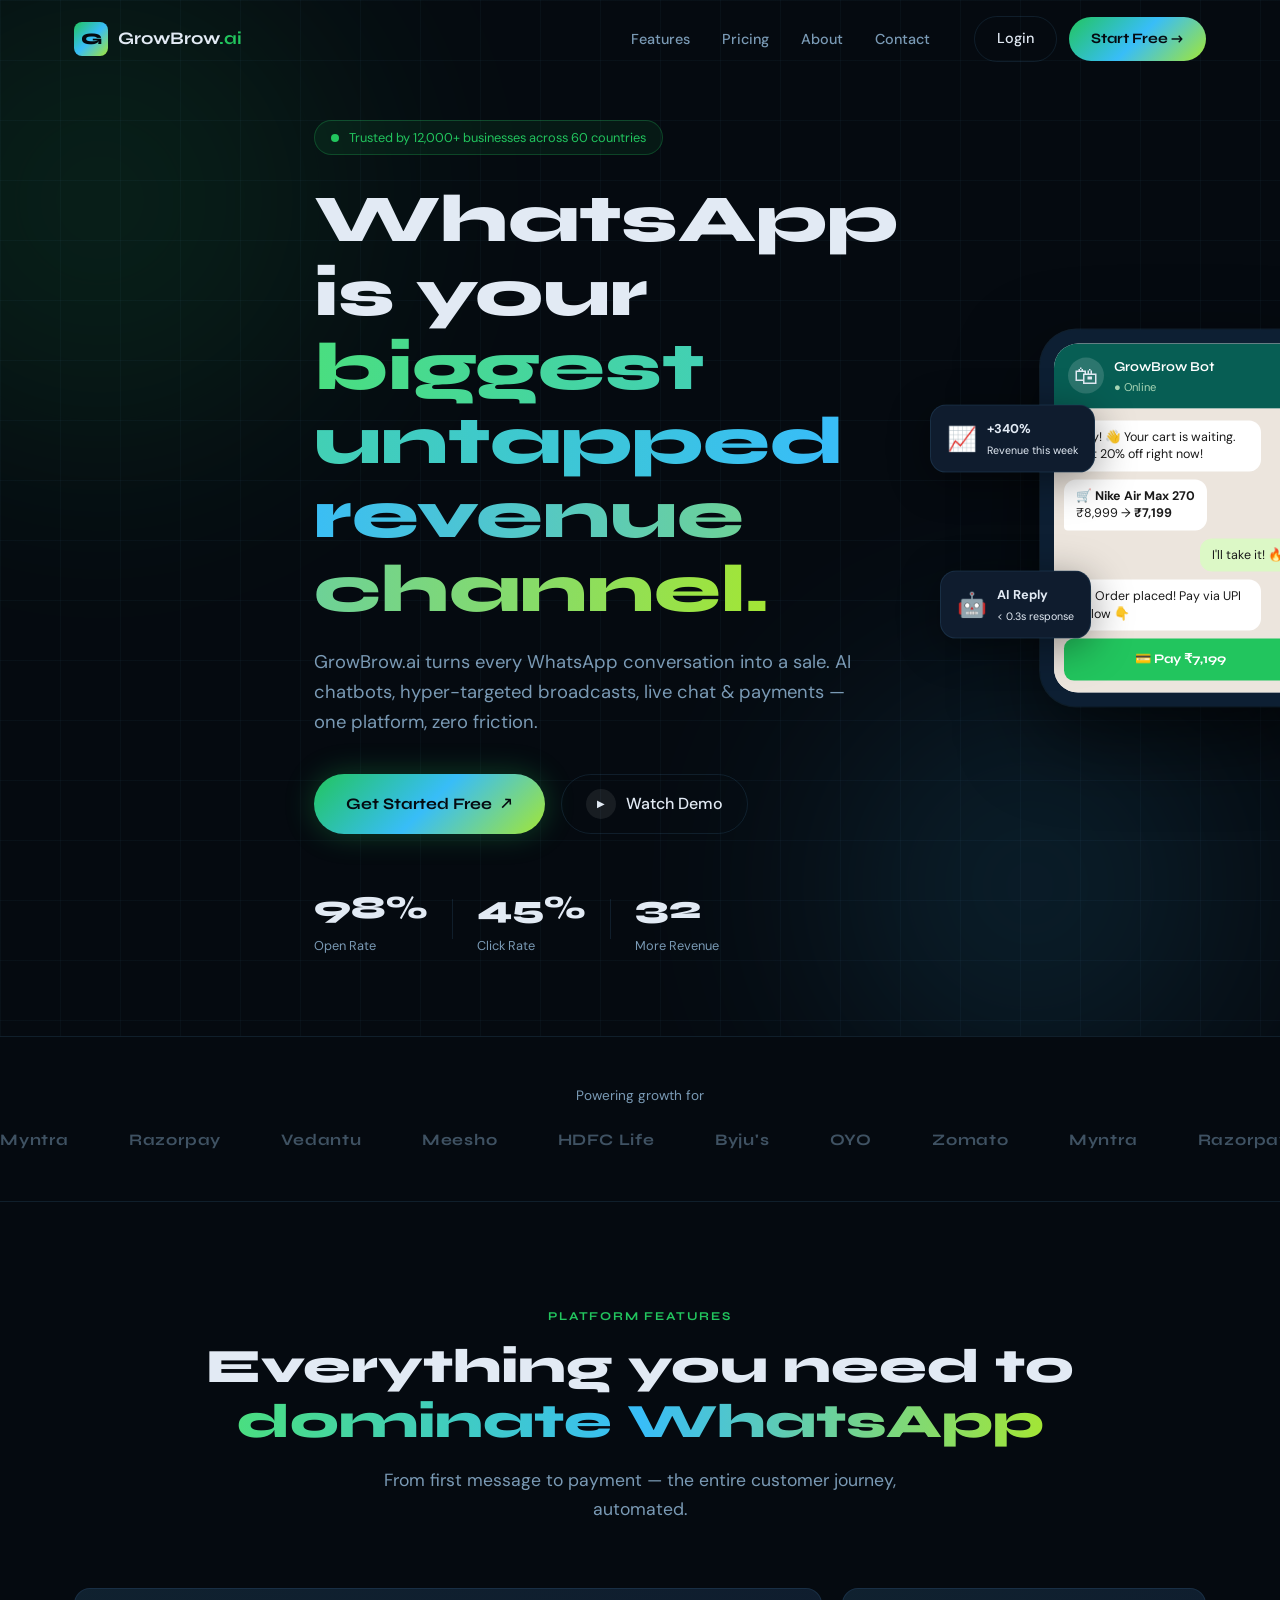
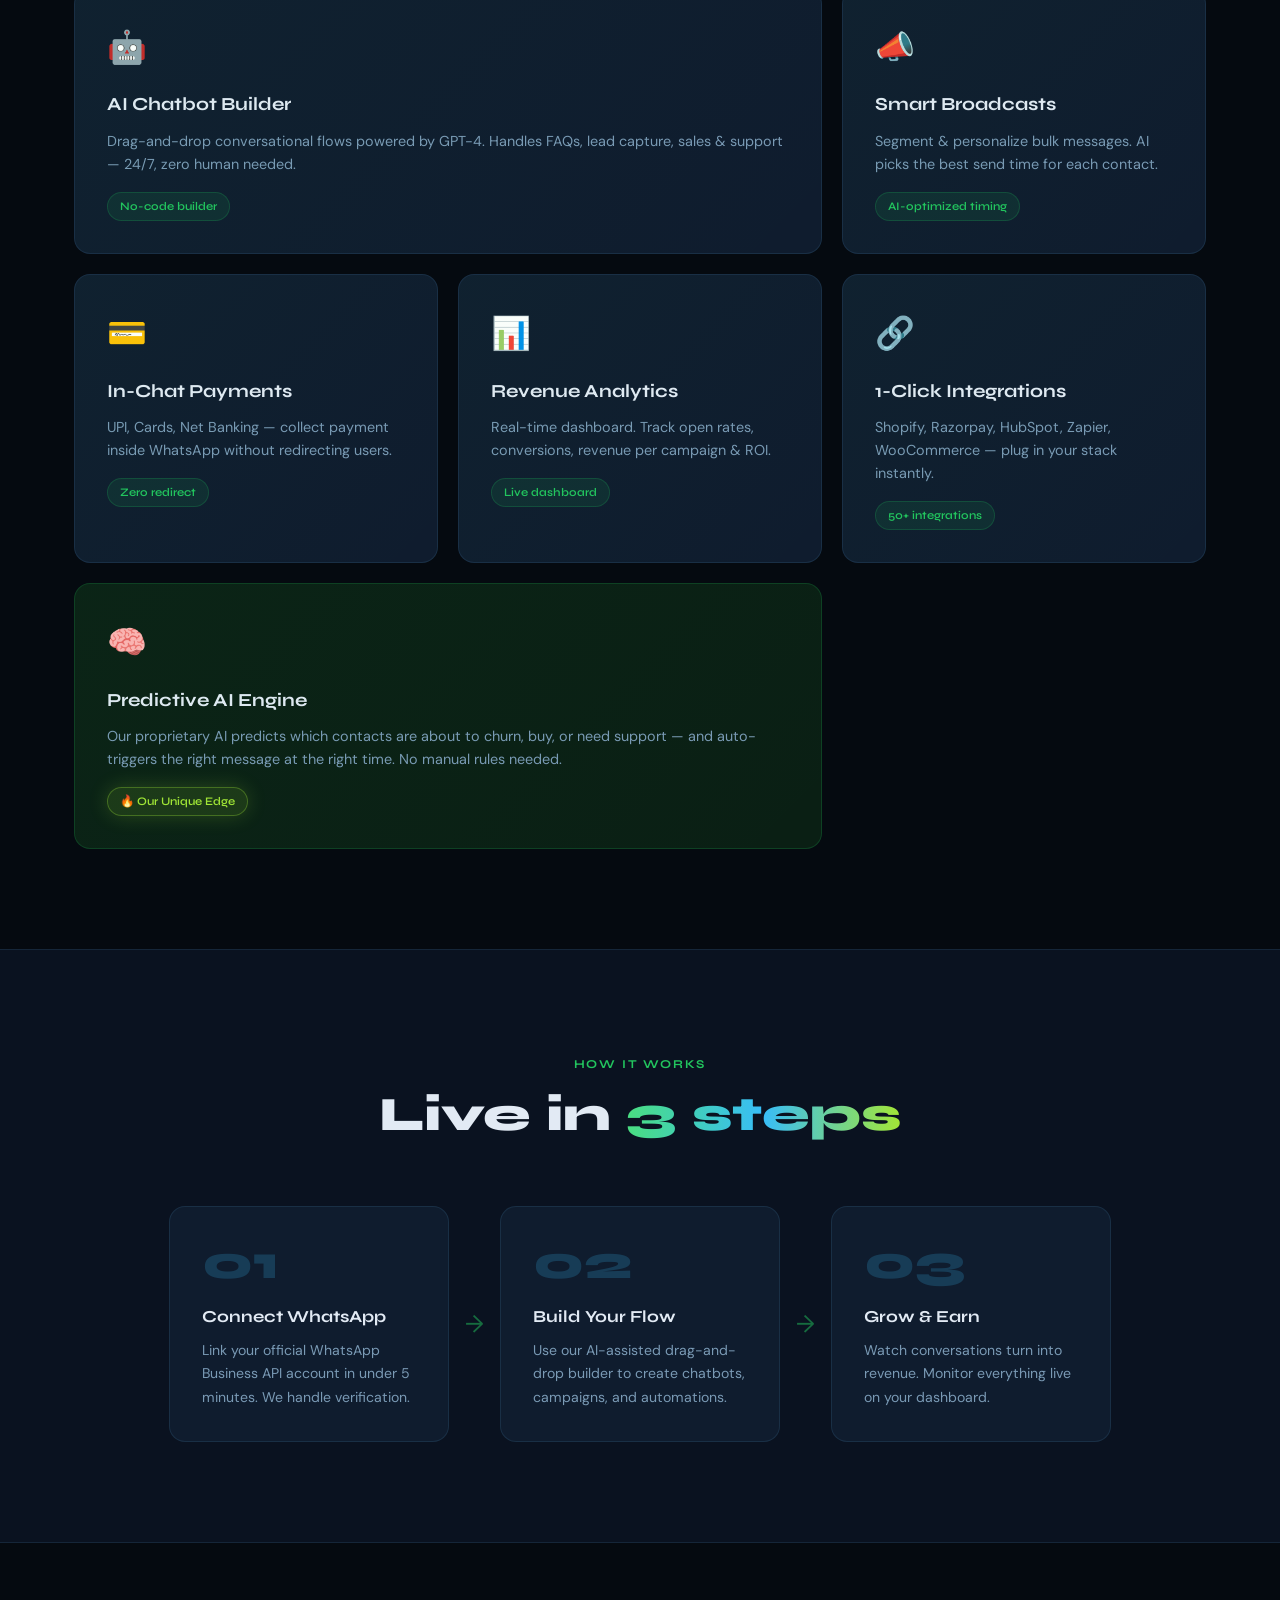
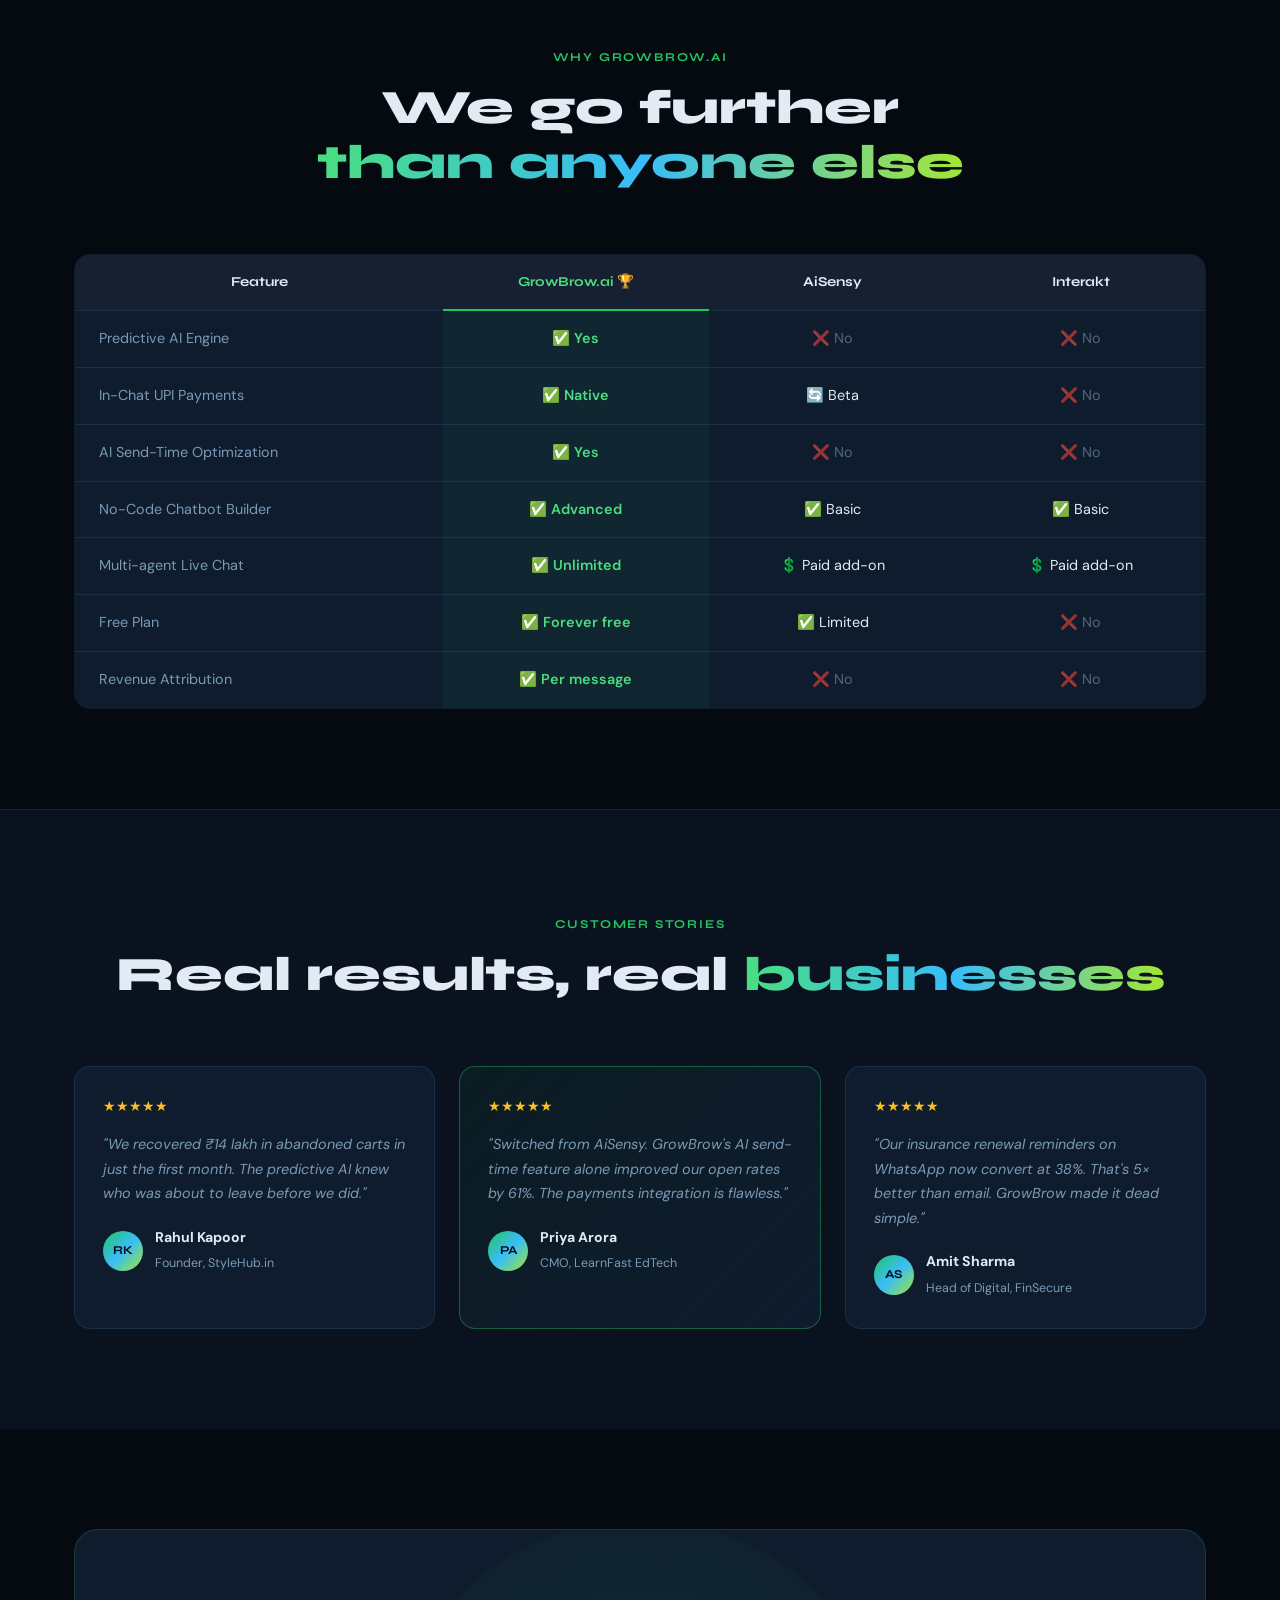
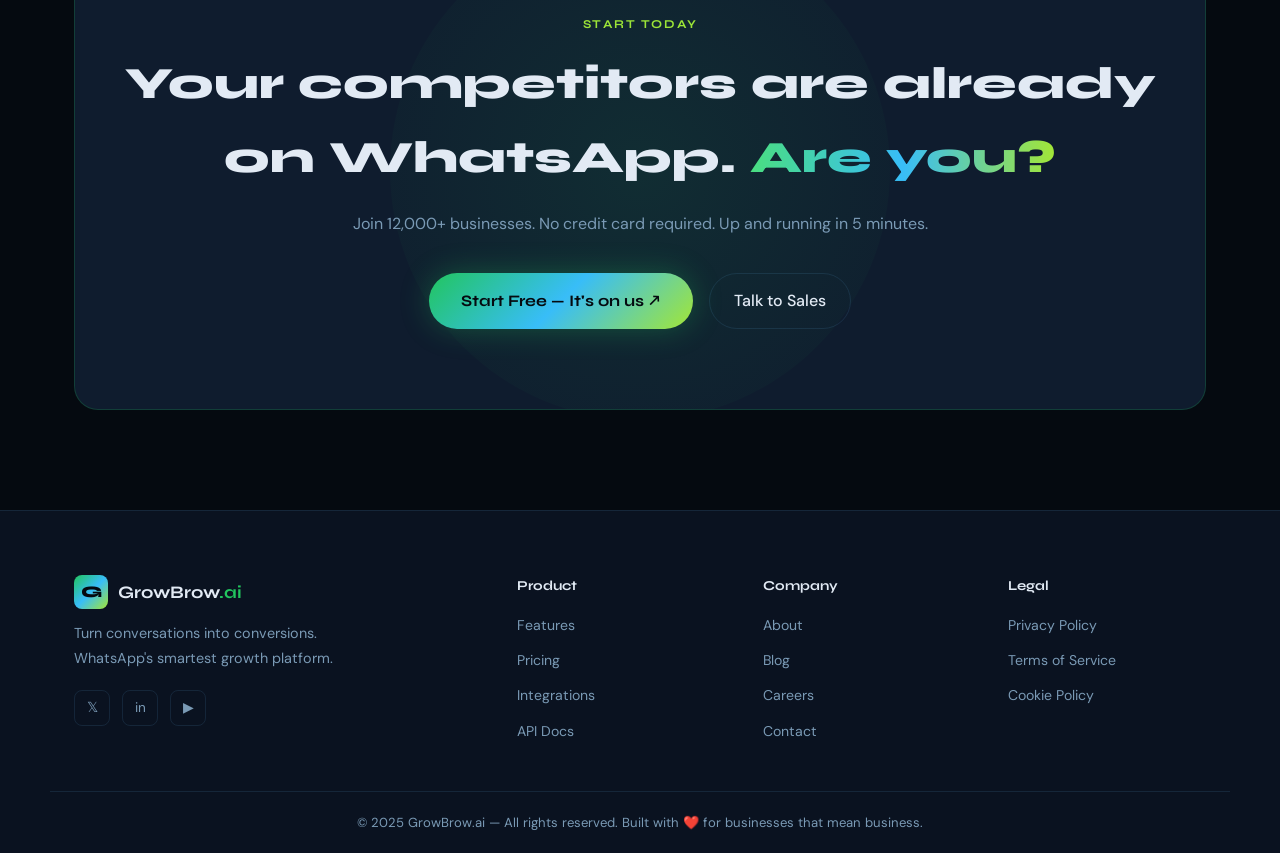
<file: index.html>
<!DOCTYPE html>
<html lang="en">
<head>
  <meta charset="UTF-8" />
  <meta name="viewport" content="width=device-width, initial-scale=1.0" />
  <title>GrowBrow.ai — AI-Powered WhatsApp Growth Platform</title>
  <meta name="description" content="Turn WhatsApp into your #1 revenue channel. AI chatbots, smart broadcasts, CRM, and payments — all in one platform." />
  <link rel="preconnect" href="https://fonts.googleapis.com" />
  <link rel="preconnect" href="https://fonts.gstatic.com" crossorigin />
  <link href="https://fonts.googleapis.com/css2?family=Syne:wght@400;600;700;800&family=DM+Sans:ital,opsz,wght@0,9..40,300;0,9..40,400;0,9..40,500;1,9..40,300&display=swap" rel="stylesheet" />
  <link rel="stylesheet" href="css/style.css" />
</head>
<body>

<!-- ───── NAVBAR ───── -->
<nav class="navbar" id="navbar">
  <div class="nav-inner">
    <a href="index.html" class="logo">
      <span class="logo-mark">G</span>
      <span class="logo-text">GrowBrow<span class="logo-ai">.ai</span></span>
    </a>
    <ul class="nav-links" id="navLinks">
      <li><a href="#features">Features</a></li>
      <li><a href="pages/pricing.html">Pricing</a></li>
      <li><a href="pages/about.html">About</a></li>
      <li><a href="pages/contact.html">Contact</a></li>
    </ul>
    <div class="nav-cta">
      <a href="pages/login.html" class="btn-ghost">Login</a>
      <a href="pages/signup.html" class="btn-primary">Start Free →</a>
    </div>
    <button class="hamburger" id="hamburger" aria-label="Toggle menu">
      <span></span><span></span><span></span>
    </button>
  </div>
</nav>

<!-- ───── HERO ───── -->
<section class="hero" id="home">
  <div class="hero-bg">
    <div class="blob blob-1"></div>
    <div class="blob blob-2"></div>
    <div class="grid-overlay"></div>
  </div>
  <div class="container hero-content">
    <div class="hero-badge">
      <span class="pulse-dot"></span>
      <span>Trusted by 12,000+ businesses across 60 countries</span>
    </div>
    <h1 class="hero-title">
      WhatsApp is your<br />
      <span class="gradient-text">biggest untapped<br />revenue channel.</span>
    </h1>
    <p class="hero-sub">
      GrowBrow.ai turns every WhatsApp conversation into a sale.
      AI chatbots, hyper-targeted broadcasts, live chat & payments — one platform, zero friction.
    </p>
    <div class="hero-actions">
      <a href="pages/signup.html" class="btn-hero-primary">Get Started Free <span class="arrow">↗</span></a>
      <a href="#demo" class="btn-hero-ghost">
        <span class="play-icon">▶</span> Watch Demo
      </a>
    </div>
    <div class="hero-stats">
      <div class="stat">
        <span class="stat-num">98%</span>
        <span class="stat-label">Open Rate</span>
      </div>
      <div class="stat-divider"></div>
      <div class="stat">
        <span class="stat-num">45%</span>
        <span class="stat-label">Click Rate</span>
      </div>
      <div class="stat-divider"></div>
      <div class="stat">
        <span class="stat-num">3.2×</span>
        <span class="stat-label">More Revenue</span>
      </div>
    </div>
  </div>

  <!-- Floating WhatsApp mockup -->
  <div class="hero-mockup">
    <div class="phone-frame">
      <div class="phone-screen">
        <div class="chat-header">
          <div class="chat-avatar">🛍</div>
          <div>
            <div class="chat-name">GrowBrow Bot</div>
            <div class="chat-status">● Online</div>
          </div>
        </div>
        <div class="chat-body">
          <div class="msg msg-in" style="animation-delay:0.5s">
            Hey! 👋 Your cart is waiting. Get 20% off right now!
          </div>
          <div class="msg msg-in" style="animation-delay:1.2s">
            🛒 <strong>Nike Air Max 270</strong><br/>₹8,999 → <strong>₹7,199</strong>
          </div>
          <div class="msg msg-out" style="animation-delay:2s">I'll take it! 🔥</div>
          <div class="msg msg-in" style="animation-delay:2.8s">
            ✅ Order placed! Pay via UPI below 👇
          </div>
          <div class="pay-btn" style="animation-delay:3.5s">💳 Pay ₹7,199</div>
        </div>
      </div>
    </div>
    <div class="float-card card-1">
      <span class="fc-icon">📈</span>
      <div><strong>+340%</strong><br/><small>Revenue this week</small></div>
    </div>
    <div class="float-card card-2">
      <span class="fc-icon">🤖</span>
      <div><strong>AI Reply</strong><br/><small>< 0.3s response</small></div>
    </div>
  </div>
</section>

<!-- ───── LOGOS ───── -->
<section class="logos-section">
  <p class="logos-label">Powering growth for</p>
  <div class="logos-track">
    <div class="logos-inner">
      <span class="brand-logo">Myntra</span>
      <span class="brand-logo">Razorpay</span>
      <span class="brand-logo">Vedantu</span>
      <span class="brand-logo">Meesho</span>
      <span class="brand-logo">HDFC Life</span>
      <span class="brand-logo">Byju's</span>
      <span class="brand-logo">OYO</span>
      <span class="brand-logo">Zomato</span>
      <!-- duplicate for infinite scroll -->
      <span class="brand-logo">Myntra</span>
      <span class="brand-logo">Razorpay</span>
      <span class="brand-logo">Vedantu</span>
      <span class="brand-logo">Meesho</span>
      <span class="brand-logo">HDFC Life</span>
      <span class="brand-logo">Byju's</span>
      <span class="brand-logo">OYO</span>
      <span class="brand-logo">Zomato</span>
    </div>
  </div>
</section>

<!-- ───── FEATURES ───── -->
<section class="features" id="features">
  <div class="container">
    <div class="section-header">
      <p class="section-eyebrow">Platform Features</p>
      <h2 class="section-title">Everything you need to<br /><span class="gradient-text">dominate WhatsApp</span></h2>
      <p class="section-sub">From first message to payment — the entire customer journey, automated.</p>
    </div>

    <div class="features-grid">
      <div class="feat-card feat-large">
        <div class="feat-icon">🤖</div>
        <h3>AI Chatbot Builder</h3>
        <p>Drag-and-drop conversational flows powered by GPT-4. Handles FAQs, lead capture, sales & support — 24/7, zero human needed.</p>
        <div class="feat-tag">No-code builder</div>
      </div>
      <div class="feat-card">
        <div class="feat-icon">📣</div>
        <h3>Smart Broadcasts</h3>
        <p>Segment & personalize bulk messages. AI picks the best send time for each contact.</p>
        <div class="feat-tag">AI-optimized timing</div>
      </div>
      <div class="feat-card">
        <div class="feat-icon">💳</div>
        <h3>In-Chat Payments</h3>
        <p>UPI, Cards, Net Banking — collect payment inside WhatsApp without redirecting users.</p>
        <div class="feat-tag">Zero redirect</div>
      </div>
      <div class="feat-card">
        <div class="feat-icon">📊</div>
        <h3>Revenue Analytics</h3>
        <p>Real-time dashboard. Track open rates, conversions, revenue per campaign & ROI.</p>
        <div class="feat-tag">Live dashboard</div>
      </div>
      <div class="feat-card">
        <div class="feat-icon">🔗</div>
        <h3>1-Click Integrations</h3>
        <p>Shopify, Razorpay, HubSpot, Zapier, WooCommerce — plug in your stack instantly.</p>
        <div class="feat-tag">50+ integrations</div>
      </div>
      <div class="feat-card feat-large feat-dark">
        <div class="feat-icon">🧠</div>
        <h3>Predictive AI Engine</h3>
        <p>Our proprietary AI predicts which contacts are about to churn, buy, or need support — and auto-triggers the right message at the right time. No manual rules needed.</p>
        <div class="feat-tag feat-tag-glow">🔥 Our Unique Edge</div>
      </div>
    </div>
  </div>
</section>

<!-- ───── HOW IT WORKS ───── -->
<section class="how" id="demo">
  <div class="container">
    <div class="section-header">
      <p class="section-eyebrow">How It Works</p>
      <h2 class="section-title">Live in <span class="gradient-text">3 steps</span></h2>
    </div>
    <div class="steps">
      <div class="step">
        <div class="step-num">01</div>
        <div class="step-body">
          <h3>Connect WhatsApp</h3>
          <p>Link your official WhatsApp Business API account in under 5 minutes. We handle verification.</p>
        </div>
      </div>
      <div class="step-arrow">→</div>
      <div class="step">
        <div class="step-num">02</div>
        <div class="step-body">
          <h3>Build Your Flow</h3>
          <p>Use our AI-assisted drag-and-drop builder to create chatbots, campaigns, and automations.</p>
        </div>
      </div>
      <div class="step-arrow">→</div>
      <div class="step">
        <div class="step-num">03</div>
        <div class="step-body">
          <h3>Grow & Earn</h3>
          <p>Watch conversations turn into revenue. Monitor everything live on your dashboard.</p>
        </div>
      </div>
    </div>
  </div>
</section>

<!-- ───── COMPARISON TABLE ───── -->
<section class="compare">
  <div class="container">
    <div class="section-header">
      <p class="section-eyebrow">Why GrowBrow.ai</p>
      <h2 class="section-title">We go further<br /><span class="gradient-text">than anyone else</span></h2>
    </div>
    <div class="table-wrap">
      <table class="compare-table">
        <thead>
          <tr>
            <th>Feature</th>
            <th class="col-us">GrowBrow.ai 🏆</th>
            <th>AiSensy</th>
            <th>Interakt</th>
          </tr>
        </thead>
        <tbody>
          <tr>
            <td>Predictive AI Engine</td>
            <td class="col-us tick">✅ Yes</td>
            <td class="cross">❌ No</td>
            <td class="cross">❌ No</td>
          </tr>
          <tr>
            <td>In-Chat UPI Payments</td>
            <td class="col-us tick">✅ Native</td>
            <td>🔄 Beta</td>
            <td class="cross">❌ No</td>
          </tr>
          <tr>
            <td>AI Send-Time Optimization</td>
            <td class="col-us tick">✅ Yes</td>
            <td class="cross">❌ No</td>
            <td class="cross">❌ No</td>
          </tr>
          <tr>
            <td>No-Code Chatbot Builder</td>
            <td class="col-us tick">✅ Advanced</td>
            <td>✅ Basic</td>
            <td>✅ Basic</td>
          </tr>
          <tr>
            <td>Multi-agent Live Chat</td>
            <td class="col-us tick">✅ Unlimited</td>
            <td>💲 Paid add-on</td>
            <td>💲 Paid add-on</td>
          </tr>
          <tr>
            <td>Free Plan</td>
            <td class="col-us tick">✅ Forever free</td>
            <td>✅ Limited</td>
            <td class="cross">❌ No</td>
          </tr>
          <tr>
            <td>Revenue Attribution</td>
            <td class="col-us tick">✅ Per message</td>
            <td class="cross">❌ No</td>
            <td class="cross">❌ No</td>
          </tr>
        </tbody>
      </table>
    </div>
  </div>
</section>

<!-- ───── TESTIMONIALS ───── -->
<section class="testimonials">
  <div class="container">
    <div class="section-header">
      <p class="section-eyebrow">Customer Stories</p>
      <h2 class="section-title">Real results, real <span class="gradient-text">businesses</span></h2>
    </div>
    <div class="testi-grid">
      <div class="testi-card">
        <div class="testi-stars">★★★★★</div>
        <p>"We recovered ₹14 lakh in abandoned carts in just the first month. The predictive AI knew who was about to leave before we did."</p>
        <div class="testi-author">
          <div class="testi-avatar">RK</div>
          <div>
            <strong>Rahul Kapoor</strong>
            <small>Founder, StyleHub.in</small>
          </div>
        </div>
      </div>
      <div class="testi-card testi-featured">
        <div class="testi-stars">★★★★★</div>
        <p>"Switched from AiSensy. GrowBrow's AI send-time feature alone improved our open rates by 61%. The payments integration is flawless."</p>
        <div class="testi-author">
          <div class="testi-avatar">PA</div>
          <div>
            <strong>Priya Arora</strong>
            <small>CMO, LearnFast EdTech</small>
          </div>
        </div>
      </div>
      <div class="testi-card">
        <div class="testi-stars">★★★★★</div>
        <p>"Our insurance renewal reminders on WhatsApp now convert at 38%. That's 5× better than email. GrowBrow made it dead simple."</p>
        <div class="testi-author">
          <div class="testi-avatar">AS</div>
          <div>
            <strong>Amit Sharma</strong>
            <small>Head of Digital, FinSecure</small>
          </div>
        </div>
      </div>
    </div>
  </div>
</section>

<!-- ───── CTA ───── -->
<section class="final-cta">
  <div class="container">
    <div class="cta-box">
      <div class="cta-blob"></div>
      <p class="section-eyebrow" style="color:#a3e635">Start Today</p>
      <h2>Your competitors are already<br />on WhatsApp. <span class="gradient-text">Are you?</span></h2>
      <p class="cta-sub">Join 12,000+ businesses. No credit card required. Up and running in 5 minutes.</p>
      <div class="cta-actions">
        <a href="pages/signup.html" class="btn-hero-primary">Start Free — It's on us ↗</a>
        <a href="pages/contact.html" class="btn-hero-ghost">Talk to Sales</a>
      </div>
    </div>
  </div>
</section>

<!-- ───── FOOTER ───── -->
<footer class="footer">
  <div class="container footer-inner">
    <div class="footer-brand">
      <a href="index.html" class="logo">
        <span class="logo-mark">G</span>
        <span class="logo-text">GrowBrow<span class="logo-ai">.ai</span></span>
      </a>
      <p>Turn conversations into conversions.<br />WhatsApp's smartest growth platform.</p>
      <div class="social-links">
        <a href="#" aria-label="Twitter">𝕏</a>
        <a href="#" aria-label="LinkedIn">in</a>
        <a href="#" aria-label="YouTube">▶</a>
      </div>
    </div>
    <div class="footer-col">
      <h4>Product</h4>
      <a href="#features">Features</a>
      <a href="pages/pricing.html">Pricing</a>
      <a href="#">Integrations</a>
      <a href="#">API Docs</a>
    </div>
    <div class="footer-col">
      <h4>Company</h4>
      <a href="pages/about.html">About</a>
      <a href="#">Blog</a>
      <a href="#">Careers</a>
      <a href="pages/contact.html">Contact</a>
    </div>
    <div class="footer-col">
      <h4>Legal</h4>
      <a href="#">Privacy Policy</a>
      <a href="#">Terms of Service</a>
      <a href="#">Cookie Policy</a>
    </div>
  </div>
  <div class="footer-bottom">
    <p>© 2025 GrowBrow.ai — All rights reserved. Built with ❤️ for businesses that mean business.</p>
  </div>
</footer>

<script src="js/main.js"></script>
</body>
</html>
</file>
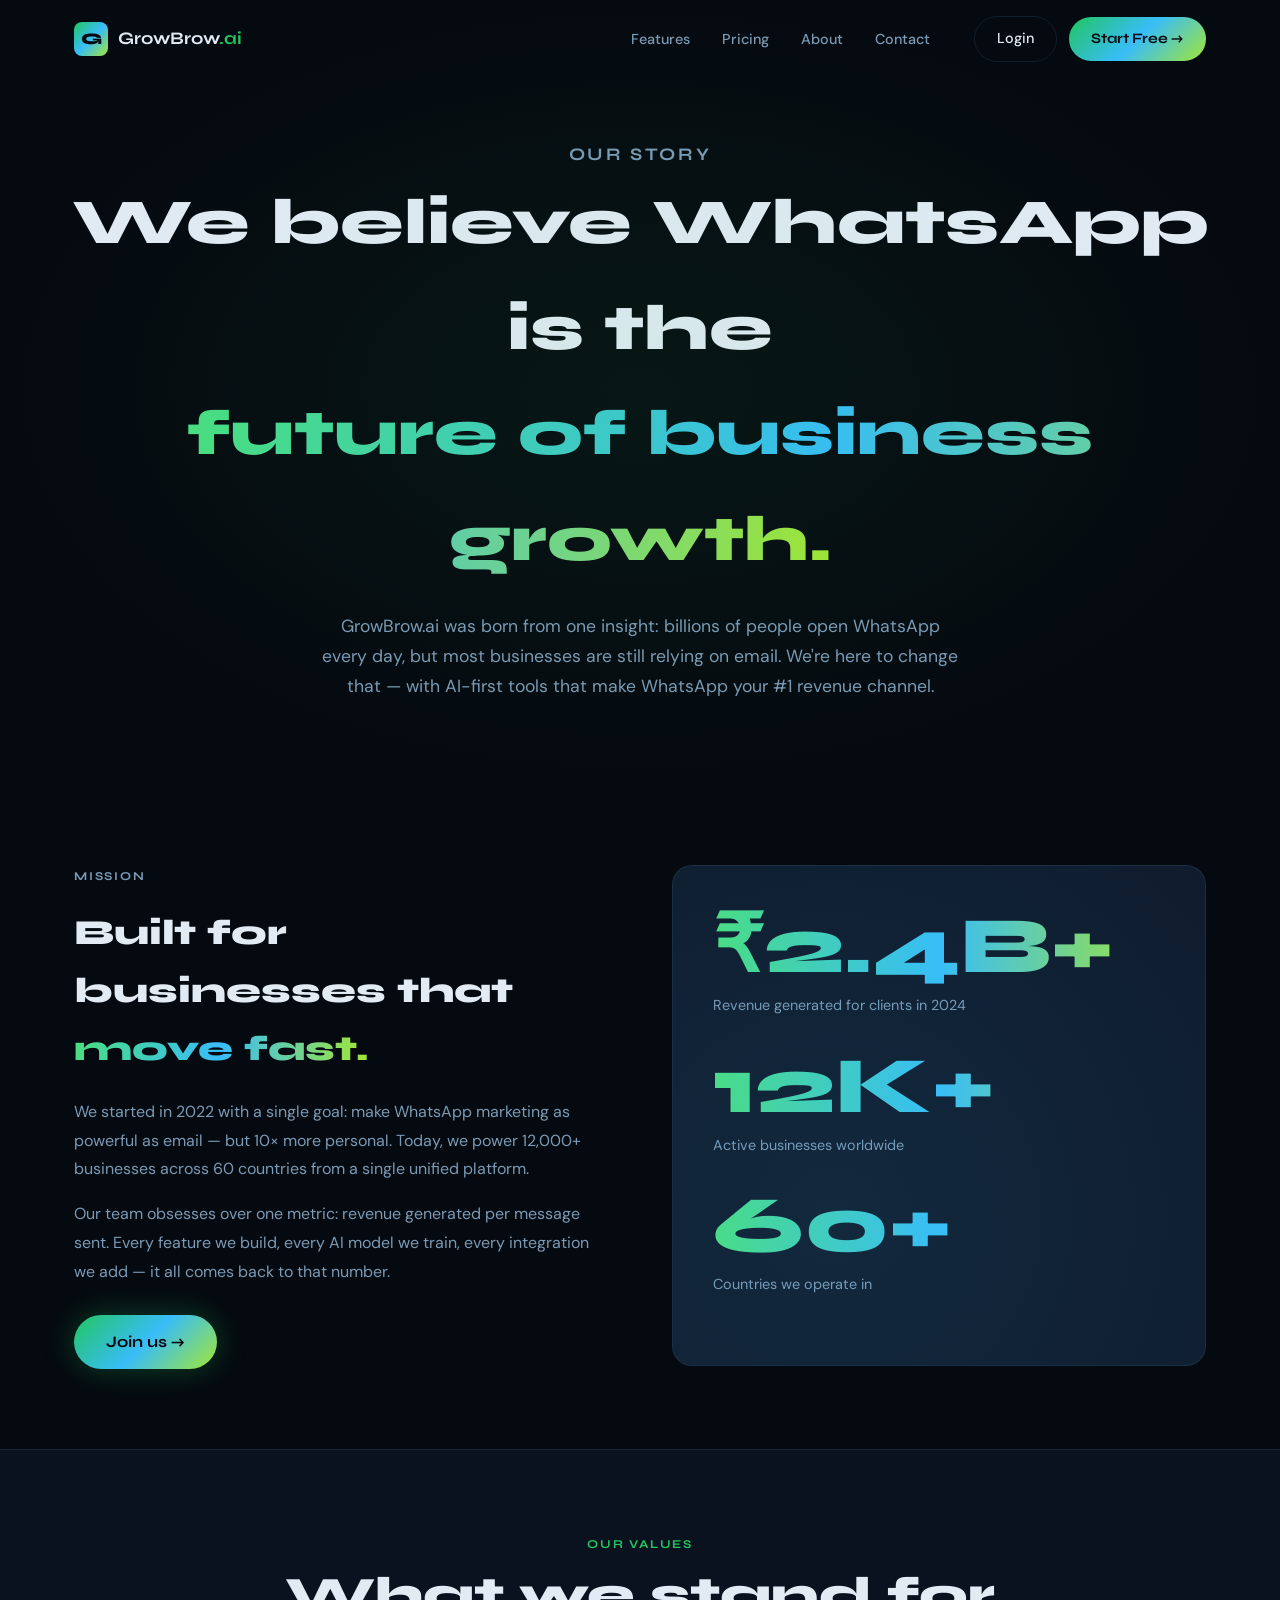
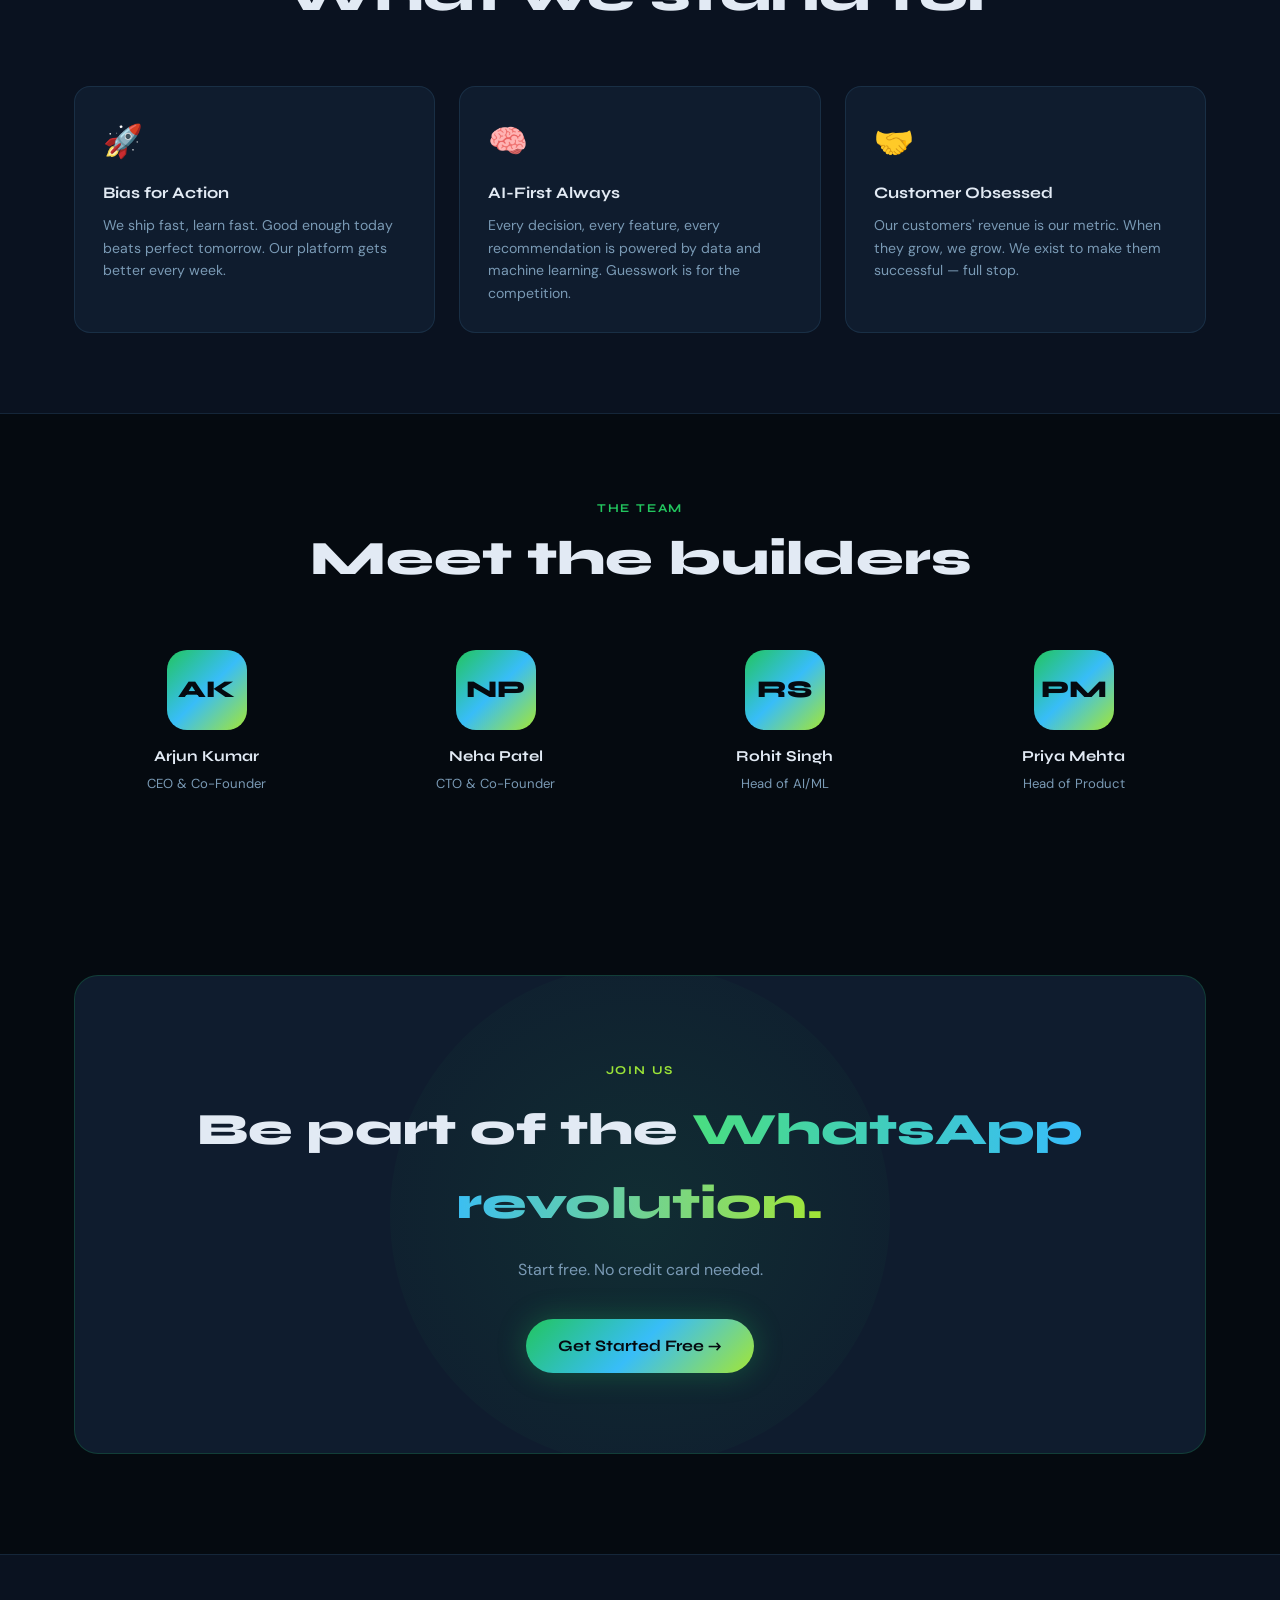
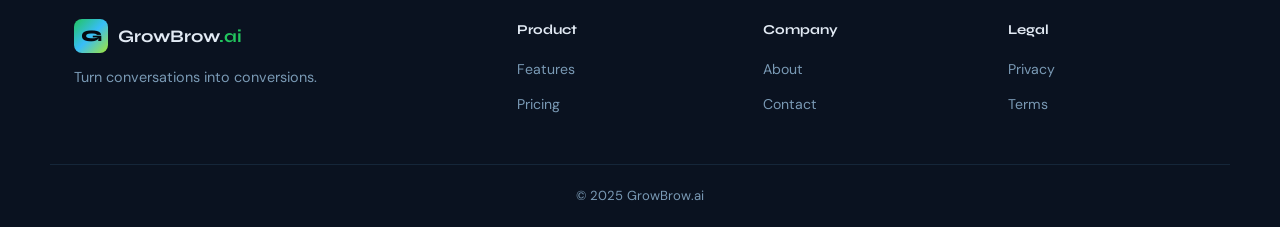
<file: pages/about.html>
<!DOCTYPE html>
<html lang="en">
<head>
  <meta charset="UTF-8" /><meta name="viewport" content="width=device-width, initial-scale=1.0" />
  <title>About — GrowBrow.ai</title>
  <link href="https://fonts.googleapis.com/css2?family=Syne:wght@400;600;700;800&family=DM+Sans:ital,opsz,wght@0,9..40,300;0,9..40,400;0,9..40,500&display=swap" rel="stylesheet" />
  <link rel="stylesheet" href="../css/style.css" />
  <style>
    .about-hero { padding:140px 24px 80px; text-align:center; position:relative; overflow:hidden; }
    .about-hero::before { content:''; position:absolute; inset:0; background:radial-gradient(ellipse at center,rgba(34,197,94,0.07) 0%,transparent 70%); pointer-events:none; }
    .about-hero h1 { font-family:var(--font-head); font-size:clamp(2.5rem,5vw,4rem); font-weight:800; margin-bottom:20px; }
    .about-hero p { max-width:640px; margin:0 auto; color:var(--text-muted); font-size:1.1rem; line-height:1.7; }
    .mission { padding:80px 0; }
    .mission-inner { display:grid; grid-template-columns:1fr 1fr; gap:64px; align-items:center; }
    .mission-text h2 { font-family:var(--font-head); font-size:2.2rem; font-weight:800; margin-bottom:20px; }
    .mission-text p { color:var(--text-muted); line-height:1.8; margin-bottom:16px; }
    .mission-visual { background:var(--surface); border:1px solid var(--border); border-radius:20px; padding:40px; position:relative; overflow:hidden; }
    .mission-visual::before { content:''; position:absolute; inset:0; background:radial-gradient(circle at 30% 70%,rgba(56,189,248,0.08),transparent); }
    .big-num { font-family:var(--font-head); font-size:5rem; font-weight:800; line-height:1; margin-bottom:8px; }
    .big-num-label { color:var(--text-muted); font-size:0.9rem; margin-bottom:28px; }
    .values { padding:80px 0; background:var(--bg2); border-top:1px solid var(--border); border-bottom:1px solid var(--border); }
    .values-grid { display:grid; grid-template-columns:repeat(3,1fr); gap:24px; }
    .value-card { background:var(--surface); border:1px solid var(--border); border-radius:var(--radius); padding:28px; }
    .value-card .vi { font-size:2rem; margin-bottom:12px; }
    .value-card h3 { font-family:var(--font-head); font-size:1rem; font-weight:700; margin-bottom:8px; }
    .value-card p { color:var(--text-muted); font-size:0.88rem; line-height:1.6; }
    .team { padding:80px 0; }
    .team-grid { display:grid; grid-template-columns:repeat(4,1fr); gap:24px; }
    .team-card { text-align:center; }
    .team-avatar { width:80px; height:80px; border-radius:20px; background:var(--gradient); display:flex; align-items:center; justify-content:center; font-family:var(--font-head); font-size:1.5rem; font-weight:800; color:#050a10; margin:0 auto 14px; }
    .team-name { font-family:var(--font-head); font-weight:700; font-size:0.95rem; margin-bottom:4px; }
    .team-role { color:var(--text-muted); font-size:0.82rem; }
    @media(max-width:768px){ .mission-inner{grid-template-columns:1fr;} .values-grid{grid-template-columns:1fr;} .team-grid{grid-template-columns:repeat(2,1fr);} }
  </style>
</head>
<body>
<nav class="navbar scrolled" id="navbar">
  <div class="nav-inner">
    <a href="../index.html" class="logo"><span class="logo-mark">G</span><span class="logo-text">GrowBrow<span class="logo-ai">.ai</span></span></a>
    <ul class="nav-links" id="navLinks"><li><a href="../index.html#features">Features</a></li><li><a href="pricing.html">Pricing</a></li><li><a href="about.html">About</a></li><li><a href="contact.html">Contact</a></li></ul>
    <div class="nav-cta"><a href="login.html" class="btn-ghost">Login</a><a href="signup.html" class="btn-primary">Start Free →</a></div>
    <button class="hamburger" id="hamburger"><span></span><span></span><span></span></button>
  </div>
</nav>

<section class="about-hero">
  <p class="section-eyebrow">Our Story</p>
  <h1>We believe WhatsApp is the<br /><span class="gradient-text">future of business growth.</span></h1>
  <p>GrowBrow.ai was born from one insight: billions of people open WhatsApp every day, but most businesses are still relying on email. We're here to change that — with AI-first tools that make WhatsApp your #1 revenue channel.</p>
</section>

<section class="mission">
  <div class="container">
    <div class="mission-inner">
      <div class="mission-text">
        <p class="section-eyebrow">Mission</p>
        <h2>Built for businesses that <span class="gradient-text">move fast.</span></h2>
        <p>We started in 2022 with a single goal: make WhatsApp marketing as powerful as email — but 10× more personal. Today, we power 12,000+ businesses across 60 countries from a single unified platform.</p>
        <p>Our team obsesses over one metric: revenue generated per message sent. Every feature we build, every AI model we train, every integration we add — it all comes back to that number.</p>
        <a href="signup.html" class="btn-hero-primary" style="margin-top:12px;display:inline-flex;">Join us →</a>
      </div>
      <div class="mission-visual">
        <div class="big-num gradient-text">₹2.4B+</div>
        <div class="big-num-label">Revenue generated for clients in 2024</div>
        <div class="big-num gradient-text">12K+</div>
        <div class="big-num-label">Active businesses worldwide</div>
        <div class="big-num gradient-text">60+</div>
        <div class="big-num-label">Countries we operate in</div>
      </div>
    </div>
  </div>
</section>

<section class="values">
  <div class="container">
    <div class="section-header">
      <p class="section-eyebrow">Our Values</p>
      <h2 class="section-title">What we stand for</h2>
    </div>
    <div class="values-grid">
      <div class="value-card"><div class="vi">🚀</div><h3>Bias for Action</h3><p>We ship fast, learn fast. Good enough today beats perfect tomorrow. Our platform gets better every week.</p></div>
      <div class="value-card"><div class="vi">🧠</div><h3>AI-First Always</h3><p>Every decision, every feature, every recommendation is powered by data and machine learning. Guesswork is for the competition.</p></div>
      <div class="value-card"><div class="vi">🤝</div><h3>Customer Obsessed</h3><p>Our customers' revenue is our metric. When they grow, we grow. We exist to make them successful — full stop.</p></div>
    </div>
  </div>
</section>

<section class="team">
  <div class="container">
    <div class="section-header">
      <p class="section-eyebrow">The Team</p>
      <h2 class="section-title">Meet the builders</h2>
    </div>
    <div class="team-grid">
      <div class="team-card"><div class="team-avatar">AK</div><div class="team-name">Arjun Kumar</div><div class="team-role">CEO & Co-Founder</div></div>
      <div class="team-card"><div class="team-avatar">NP</div><div class="team-name">Neha Patel</div><div class="team-role">CTO & Co-Founder</div></div>
      <div class="team-card"><div class="team-avatar">RS</div><div class="team-name">Rohit Singh</div><div class="team-role">Head of AI/ML</div></div>
      <div class="team-card"><div class="team-avatar">PM</div><div class="team-name">Priya Mehta</div><div class="team-role">Head of Product</div></div>
    </div>
  </div>
</section>

<section class="final-cta">
  <div class="container">
    <div class="cta-box">
      <div class="cta-blob"></div>
      <p class="section-eyebrow" style="color:#a3e635">Join Us</p>
      <h2>Be part of the <span class="gradient-text">WhatsApp revolution.</span></h2>
      <p class="cta-sub">Start free. No credit card needed.</p>
      <div class="cta-actions"><a href="signup.html" class="btn-hero-primary">Get Started Free →</a></div>
    </div>
  </div>
</section>

<footer class="footer">
  <div class="container footer-inner">
    <div class="footer-brand"><a href="../index.html" class="logo"><span class="logo-mark">G</span><span class="logo-text">GrowBrow<span class="logo-ai">.ai</span></span></a><p>Turn conversations into conversions.</p></div>
    <div class="footer-col"><h4>Product</h4><a href="../index.html#features">Features</a><a href="pricing.html">Pricing</a></div>
    <div class="footer-col"><h4>Company</h4><a href="about.html">About</a><a href="contact.html">Contact</a></div>
    <div class="footer-col"><h4>Legal</h4><a href="#">Privacy</a><a href="#">Terms</a></div>
  </div>
  <div class="footer-bottom"><p>© 2025 GrowBrow.ai</p></div>
</footer>
<script src="../js/main.js"></script>
</body>
</html>
</file>
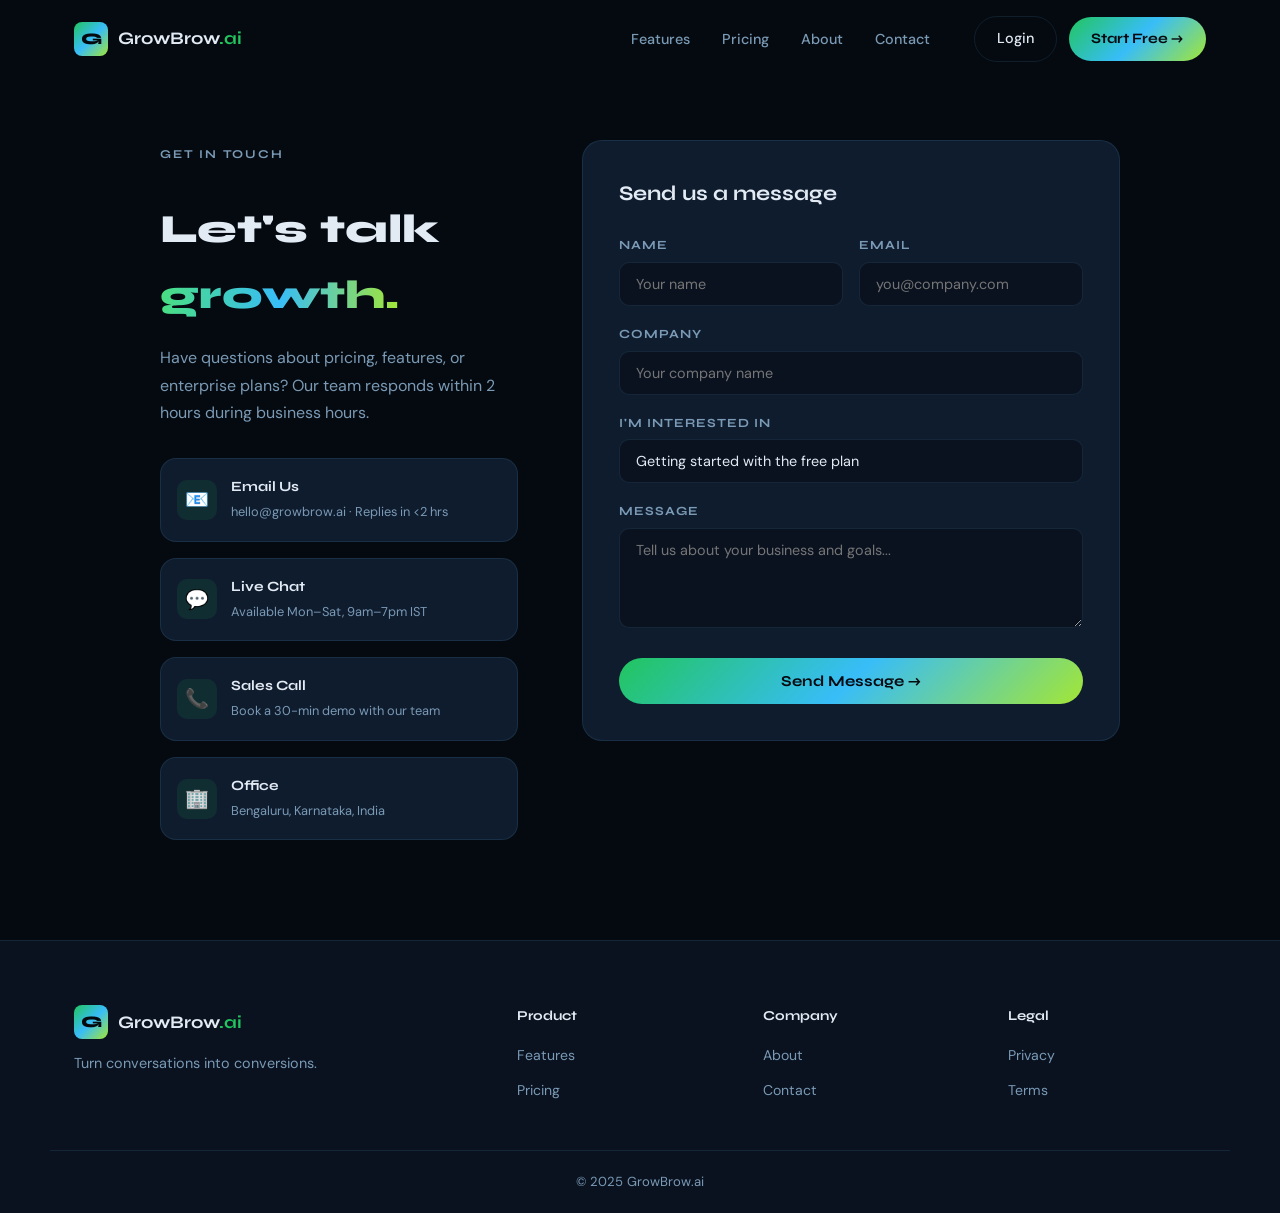
<file: pages/contact.html>
<!DOCTYPE html>
<html lang="en">
<head>
  <meta charset="UTF-8" /><meta name="viewport" content="width=device-width, initial-scale=1.0" />
  <title>Contact — GrowBrow.ai</title>
  <link href="https://fonts.googleapis.com/css2?family=Syne:wght@400;600;700;800&family=DM+Sans:ital,opsz,wght@0,9..40,300;0,9..40,400;0,9..40,500&display=swap" rel="stylesheet" />
  <link rel="stylesheet" href="../css/style.css" />
  <style>
    .contact-section { padding:140px 24px 100px; }
    .contact-grid { display:grid; grid-template-columns:1fr 1.5fr; gap:64px; align-items:start; max-width:960px; margin:0 auto; }
    .contact-info h1 { font-family:var(--font-head); font-size:2.5rem; font-weight:800; margin-bottom:16px; }
    .contact-info p { color:var(--text-muted); line-height:1.7; margin-bottom:32px; }
    .contact-channels { display:flex; flex-direction:column; gap:16px; }
    .channel { display:flex; align-items:center; gap:14px; padding:16px; background:var(--surface); border:1px solid var(--border); border-radius:var(--radius); text-decoration:none; color:var(--text); transition:border-color 0.2s; }
    .channel:hover { border-color:rgba(34,197,94,0.4); }
    .channel-icon { width:40px; height:40px; background:rgba(34,197,94,0.1); border-radius:10px; display:flex; align-items:center; justify-content:center; font-size:1.2rem; flex-shrink:0; }
    .channel-text strong { display:block; font-family:var(--font-head); font-size:0.88rem; }
    .channel-text span { font-size:0.8rem; color:var(--text-muted); }
    .contact-form-box { background:var(--surface); border:1px solid var(--border); border-radius:20px; padding:36px; }
    .contact-form-box h2 { font-family:var(--font-head); font-size:1.3rem; font-weight:700; margin-bottom:24px; }
    .form-group { margin-bottom:18px; }
    label { display:block; font-size:0.78rem; font-weight:700; margin-bottom:6px; color:var(--text-muted); font-family:var(--font-head); letter-spacing:0.08em; text-transform:uppercase; }
    input[type=text], input[type=email], select, textarea { width:100%; background:var(--bg2); border:1px solid var(--border); border-radius:10px; padding:12px 16px; color:var(--text); font-family:var(--font-body); font-size:0.9rem; transition:border-color 0.2s, box-shadow 0.2s; outline:none; }
    input:focus, select:focus, textarea:focus { border-color:var(--green); box-shadow:0 0 0 3px rgba(34,197,94,0.1); }
    select { appearance:none; cursor:pointer; }
    textarea { resize:vertical; min-height:100px; }
    .btn-submit-full { width:100%; padding:14px; background:var(--gradient); color:#050a10; font-family:var(--font-head); font-weight:700; font-size:0.95rem; border:none; border-radius:50px; cursor:pointer; transition:opacity 0.2s; margin-top:4px; }
    .btn-submit-full:hover { opacity:0.9; }
    .success-msg { display:none; text-align:center; padding:20px; background:rgba(34,197,94,0.08); border:1px solid rgba(34,197,94,0.3); border-radius:12px; color:var(--green); font-family:var(--font-head); font-weight:600; }
    @media(max-width:768px){ .contact-grid{grid-template-columns:1fr;gap:40px;} }
  </style>
</head>
<body>
<nav class="navbar scrolled" id="navbar">
  <div class="nav-inner">
    <a href="../index.html" class="logo"><span class="logo-mark">G</span><span class="logo-text">GrowBrow<span class="logo-ai">.ai</span></span></a>
    <ul class="nav-links" id="navLinks"><li><a href="../index.html#features">Features</a></li><li><a href="pricing.html">Pricing</a></li><li><a href="about.html">About</a></li><li><a href="contact.html">Contact</a></li></ul>
    <div class="nav-cta"><a href="login.html" class="btn-ghost">Login</a><a href="signup.html" class="btn-primary">Start Free →</a></div>
    <button class="hamburger" id="hamburger"><span></span><span></span><span></span></button>
  </div>
</nav>

<section class="contact-section">
  <div class="contact-grid">
    <div class="contact-info">
      <p class="section-eyebrow">Get in Touch</p>
      <h1>Let's talk <span class="gradient-text">growth.</span></h1>
      <p>Have questions about pricing, features, or enterprise plans? Our team responds within 2 hours during business hours.</p>
      <div class="contact-channels">
        <a class="channel" href="mailto:hello@growbrow.ai">
          <div class="channel-icon">📧</div>
          <div class="channel-text"><strong>Email Us</strong><span>hello@growbrow.ai · Replies in &lt;2 hrs</span></div>
        </a>
        <a class="channel" href="#">
          <div class="channel-icon">💬</div>
          <div class="channel-text"><strong>Live Chat</strong><span>Available Mon–Sat, 9am–7pm IST</span></div>
        </a>
        <a class="channel" href="#">
          <div class="channel-icon">📞</div>
          <div class="channel-text"><strong>Sales Call</strong><span>Book a 30-min demo with our team</span></div>
        </a>
        <a class="channel" href="#">
          <div class="channel-icon">🏢</div>
          <div class="channel-text"><strong>Office</strong><span>Bengaluru, Karnataka, India</span></div>
        </a>
      </div>
    </div>

    <div class="contact-form-box">
      <h2>Send us a message</h2>
      <form id="contactForm" onsubmit="handleContact(event)">
        <div style="display:grid;grid-template-columns:1fr 1fr;gap:16px;">
          <div class="form-group"><label>Name</label><input type="text" placeholder="Your name" required /></div>
          <div class="form-group"><label>Email</label><input type="email" placeholder="you@company.com" required /></div>
        </div>
        <div class="form-group"><label>Company</label><input type="text" placeholder="Your company name" /></div>
        <div class="form-group">
          <label>I'm interested in</label>
          <select>
            <option>Getting started with the free plan</option>
            <option>Growth plan (₹2,499/mo)</option>
            <option>Enterprise / Custom plan</option>
            <option>A live demo</option>
            <option>Partnership / API access</option>
          </select>
        </div>
        <div class="form-group"><label>Message</label><textarea placeholder="Tell us about your business and goals..."></textarea></div>
        <button type="submit" class="btn-submit-full">Send Message →</button>
      </form>
      <div class="success-msg" id="successMsg">✅ Message sent! We'll get back to you within 2 hours.</div>
    </div>
  </div>
</section>

<footer class="footer">
  <div class="container footer-inner">
    <div class="footer-brand"><a href="../index.html" class="logo"><span class="logo-mark">G</span><span class="logo-text">GrowBrow<span class="logo-ai">.ai</span></span></a><p>Turn conversations into conversions.</p></div>
    <div class="footer-col"><h4>Product</h4><a href="../index.html#features">Features</a><a href="pricing.html">Pricing</a></div>
    <div class="footer-col"><h4>Company</h4><a href="about.html">About</a><a href="contact.html">Contact</a></div>
    <div class="footer-col"><h4>Legal</h4><a href="#">Privacy</a><a href="#">Terms</a></div>
  </div>
  <div class="footer-bottom"><p>© 2025 GrowBrow.ai</p></div>
</footer>

<script src="../js/main.js"></script>
<script>
function handleContact(e) {
  e.preventDefault();
  const form = document.getElementById('contactForm');
  const msg = document.getElementById('successMsg');
  form.style.display = 'none';
  msg.style.display = 'block';
}
</script>
</body>
</html>
</file>
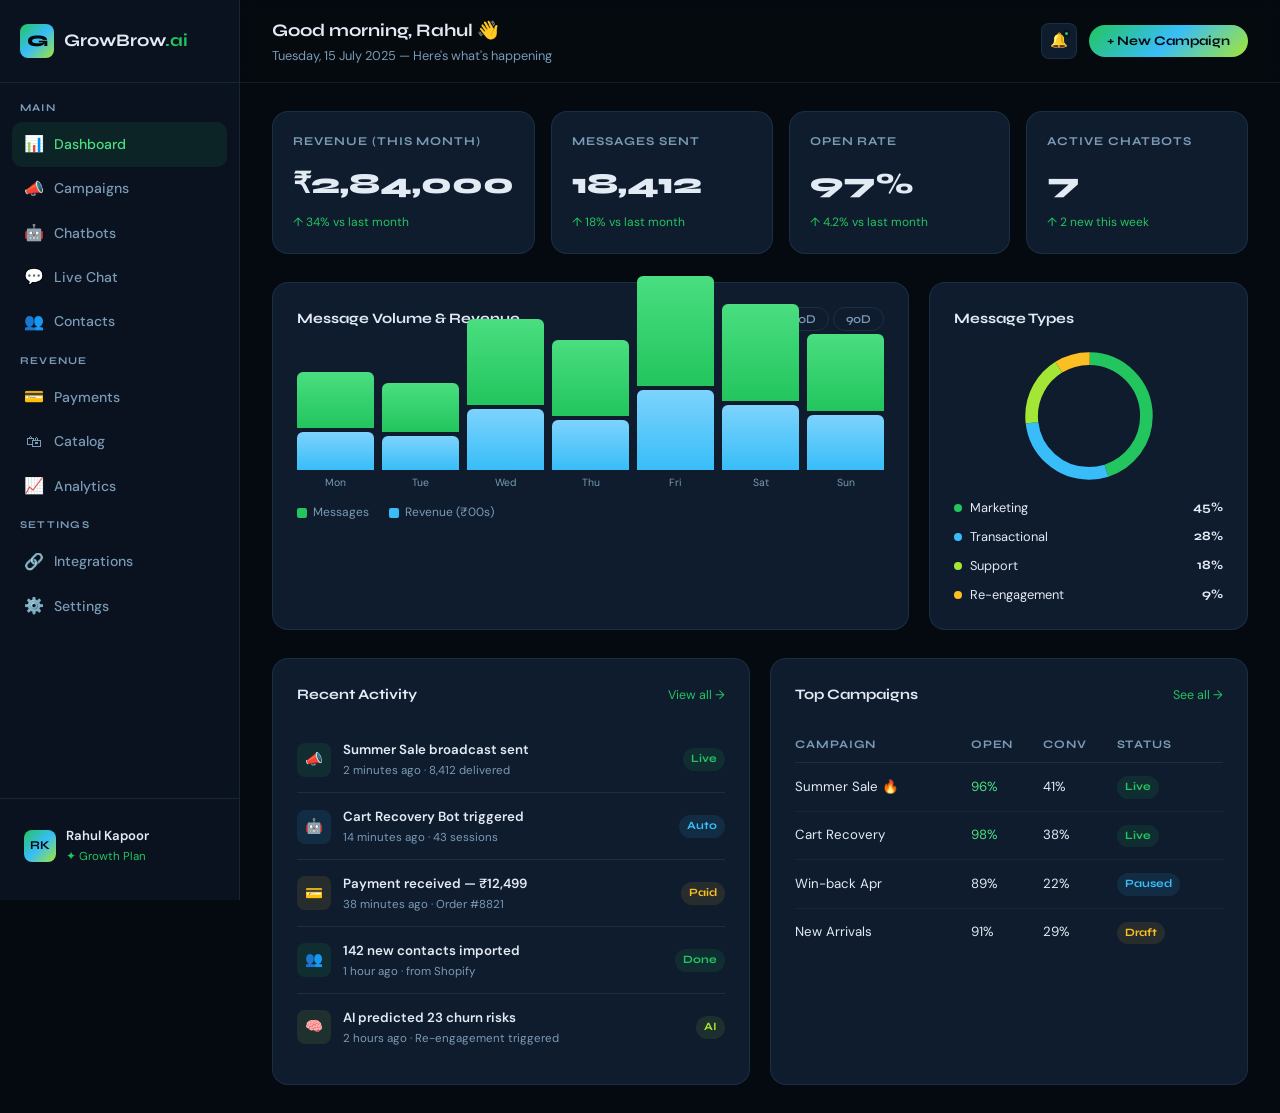
<file: pages/dashboard.html>
<!DOCTYPE html>
<html lang="en">
<head>
  <meta charset="UTF-8" /><meta name="viewport" content="width=device-width, initial-scale=1.0" />
  <title>Dashboard — GrowBrow.ai</title>
  <link href="https://fonts.googleapis.com/css2?family=Syne:wght@400;600;700;800&family=DM+Sans:ital,opsz,wght@0,9..40,300;0,9..40,400;0,9..40,500&display=swap" rel="stylesheet" />
  <link rel="stylesheet" href="../css/style.css" />
  <style>
    body { display:flex; }
    /* Sidebar */
    .sidebar {
      width:240px; background:var(--bg2); border-right:1px solid var(--border);
      display:flex; flex-direction:column; padding:24px 0; position:fixed; top:0; left:0; bottom:0; z-index:100;
    }
    .sidebar-logo { padding:0 20px 24px; border-bottom:1px solid var(--border); margin-bottom:16px; }
    .nav-group { padding:0 12px; margin-bottom:8px; }
    .nav-group-label { font-family:var(--font-head); font-size:0.65rem; font-weight:700; letter-spacing:0.12em; text-transform:uppercase; color:var(--text-muted); padding:0 8px; margin-bottom:6px; }
    .nav-item { display:flex; align-items:center; gap:10px; padding:9px 12px; border-radius:10px; text-decoration:none; color:var(--text-muted); font-size:0.88rem; font-weight:500; transition:background 0.2s, color 0.2s; cursor:pointer; }
    .nav-item:hover { background:rgba(255,255,255,0.04); color:var(--text); }
    .nav-item.active { background:rgba(34,197,94,0.1); color:var(--green-bright); }
    .nav-icon { font-size:1rem; width:20px; text-align:center; }
    .sidebar-bottom { margin-top:auto; padding:16px 12px 0; border-top:1px solid var(--border); }
    .user-pill { display:flex; align-items:center; gap:10px; padding:10px 12px; border-radius:10px; cursor:pointer; transition:background 0.2s; }
    .user-pill:hover { background:rgba(255,255,255,0.04); }
    .user-avatar { width:32px; height:32px; border-radius:8px; background:var(--gradient); display:flex; align-items:center; justify-content:center; font-family:var(--font-head); font-size:0.75rem; font-weight:700; color:#050a10; flex-shrink:0; }
    .user-name { font-size:0.82rem; font-weight:600; }
    .user-plan { font-size:0.72rem; color:var(--green); }

    /* Main */
    .main { margin-left:240px; flex:1; min-height:100vh; }
    .topbar { padding:16px 32px; border-bottom:1px solid var(--border); display:flex; align-items:center; justify-content:space-between; background:rgba(5,10,16,0.6); backdrop-filter:blur(8px); position:sticky; top:0; z-index:10; }
    .topbar-left h2 { font-family:var(--font-head); font-size:1.1rem; font-weight:700; }
    .topbar-left p { color:var(--text-muted); font-size:0.8rem; }
    .topbar-right { display:flex; gap:12px; align-items:center; }
    .topbar-btn { background:var(--gradient); color:#050a10; font-family:var(--font-head); font-weight:700; font-size:0.82rem; padding:8px 18px; border-radius:50px; border:none; cursor:pointer; }
    .notif-btn { width:36px; height:36px; background:var(--surface); border:1px solid var(--border); border-radius:8px; display:flex; align-items:center; justify-content:center; cursor:pointer; font-size:0.9rem; position:relative; }
    .notif-dot { position:absolute; top:6px; right:6px; width:7px; height:7px; background:var(--green); border-radius:50%; border:2px solid var(--bg2); }

    /* Dashboard content */
    .dash-body { padding:28px 32px; }
    /* KPI cards */
    .kpi-grid { display:grid; grid-template-columns:repeat(4,1fr); gap:16px; margin-bottom:28px; }
    .kpi-card { background:var(--surface); border:1px solid var(--border); border-radius:var(--radius); padding:20px; transition:border-color 0.3s; }
    .kpi-card:hover { border-color:rgba(34,197,94,0.3); }
    .kpi-label { font-size:0.75rem; font-family:var(--font-head); font-weight:700; letter-spacing:0.08em; text-transform:uppercase; color:var(--text-muted); margin-bottom:8px; }
    .kpi-value { font-family:var(--font-head); font-size:1.8rem; font-weight:800; margin-bottom:6px; }
    .kpi-change { font-size:0.75rem; display:flex; align-items:center; gap:4px; }
    .kpi-change.up { color:var(--green); }
    .kpi-change.down { color:#f87171; }

    /* Charts row */
    .charts-row { display:grid; grid-template-columns:2fr 1fr; gap:20px; margin-bottom:28px; }
    .chart-card { background:var(--surface); border:1px solid var(--border); border-radius:var(--radius); padding:24px; }
    .chart-header { display:flex; justify-content:space-between; align-items:center; margin-bottom:20px; }
    .chart-title { font-family:var(--font-head); font-size:0.9rem; font-weight:700; }
    .chart-tabs { display:flex; gap:4px; }
    .chart-tab { font-size:0.75rem; padding:4px 12px; border-radius:50px; border:1px solid var(--border); color:var(--text-muted); cursor:pointer; font-family:var(--font-head); font-weight:600; transition:0.2s; background:none; }
    .chart-tab.active { background:rgba(34,197,94,0.1); color:var(--green); border-color:rgba(34,197,94,0.3); }

    /* Bar chart */
    .bar-chart { display:flex; align-items:flex-end; gap:8px; height:140px; }
    .bar-group { flex:1; display:flex; flex-direction:column; align-items:center; gap:4px; }
    .bar { width:100%; border-radius:6px 6px 0 0; transition:height 0.5s ease; position:relative; cursor:pointer; }
    .bar:hover::after { content:attr(data-val); position:absolute; top:-24px; left:50%; transform:translateX(-50%); font-size:0.7rem; font-family:var(--font-head); font-weight:700; color:var(--text); background:var(--surface2); padding:2px 6px; border-radius:4px; white-space:nowrap; }
    .bar-label { font-size:0.65rem; color:var(--text-muted); }

    /* Donut */
    .donut-wrap { display:flex; flex-direction:column; align-items:center; }
    .donut-svg { width:130px; height:130px; }
    .donut-legend { display:flex; flex-direction:column; gap:8px; width:100%; margin-top:16px; }
    .legend-item { display:flex; align-items:center; gap:8px; font-size:0.8rem; }
    .legend-dot { width:8px; height:8px; border-radius:50%; flex-shrink:0; }
    .legend-item span:last-child { margin-left:auto; font-weight:700; font-family:var(--font-head); }

    /* Recent activity */
    .bottom-row { display:grid; grid-template-columns:1fr 1fr; gap:20px; }
    .activity-list { display:flex; flex-direction:column; gap:1px; }
    .activity-item { display:flex; align-items:center; gap:12px; padding:12px 0; border-bottom:1px solid var(--border); }
    .activity-item:last-child { border-bottom:none; }
    .act-icon { width:34px; height:34px; border-radius:8px; display:flex; align-items:center; justify-content:center; font-size:0.9rem; flex-shrink:0; }
    .act-body { flex:1; min-width:0; }
    .act-title { font-size:0.83rem; font-weight:600; white-space:nowrap; overflow:hidden; text-overflow:ellipsis; }
    .act-time { font-size:0.72rem; color:var(--text-muted); }
    .act-badge { font-size:0.7rem; font-weight:700; font-family:var(--font-head); padding:2px 8px; border-radius:50px; }
    .badge-green { background:rgba(34,197,94,0.1); color:var(--green); }
    .badge-blue { background:rgba(56,189,248,0.1); color:var(--blue); }
    .badge-yellow { background:rgba(251,191,36,0.1); color:#fbbf24; }

    /* Campaigns table */
    .camp-table { width:100%; border-collapse:collapse; }
    .camp-table th { font-family:var(--font-head); font-size:0.72rem; font-weight:700; letter-spacing:0.08em; text-transform:uppercase; color:var(--text-muted); text-align:left; padding:8px 0; border-bottom:1px solid var(--border); }
    .camp-table td { padding:12px 0; font-size:0.83rem; border-bottom:1px solid rgba(255,255,255,0.04); }
    .camp-table tr:last-child td { border-bottom:none; }
    .status-pill { display:inline-block; font-size:0.7rem; font-weight:700; font-family:var(--font-head); padding:2px 8px; border-radius:50px; }

    @media(max-width:1024px){ .kpi-grid{grid-template-columns:repeat(2,1fr);} .charts-row{grid-template-columns:1fr;} }
    @media(max-width:768px){ .sidebar{display:none;} .main{margin-left:0;} .bottom-row{grid-template-columns:1fr;} }
  </style>
</head>
<body>

<!-- Sidebar -->
<aside class="sidebar">
  <div class="sidebar-logo">
    <a href="../index.html" class="logo"><span class="logo-mark">G</span><span class="logo-text">GrowBrow<span class="logo-ai">.ai</span></span></a>
  </div>

  <div class="nav-group">
    <div class="nav-group-label">Main</div>
    <div class="nav-item active"><span class="nav-icon">📊</span>Dashboard</div>
    <div class="nav-item"><span class="nav-icon">📣</span>Campaigns</div>
    <div class="nav-item"><span class="nav-icon">🤖</span>Chatbots</div>
    <div class="nav-item"><span class="nav-icon">💬</span>Live Chat</div>
    <div class="nav-item"><span class="nav-icon">👥</span>Contacts</div>
  </div>

  <div class="nav-group">
    <div class="nav-group-label">Revenue</div>
    <div class="nav-item"><span class="nav-icon">💳</span>Payments</div>
    <div class="nav-item"><span class="nav-icon">🛍</span>Catalog</div>
    <div class="nav-item"><span class="nav-icon">📈</span>Analytics</div>
  </div>

  <div class="nav-group">
    <div class="nav-group-label">Settings</div>
    <div class="nav-item"><span class="nav-icon">🔗</span>Integrations</div>
    <div class="nav-item"><span class="nav-icon">⚙️</span>Settings</div>
  </div>

  <div class="sidebar-bottom">
    <div class="user-pill">
      <div class="user-avatar">RK</div>
      <div>
        <div class="user-name">Rahul Kapoor</div>
        <div class="user-plan">✦ Growth Plan</div>
      </div>
    </div>
  </div>
</aside>

<!-- Main content -->
<div class="main">
  <div class="topbar">
    <div class="topbar-left">
      <h2>Good morning, Rahul 👋</h2>
      <p>Tuesday, 15 July 2025 — Here's what's happening</p>
    </div>
    <div class="topbar-right">
      <div class="notif-btn">🔔<span class="notif-dot"></span></div>
      <button class="topbar-btn" onclick="alert('Opening campaign builder...')">+ New Campaign</button>
    </div>
  </div>

  <div class="dash-body">

    <!-- KPIs -->
    <div class="kpi-grid">
      <div class="kpi-card">
        <div class="kpi-label">Revenue (This Month)</div>
        <div class="kpi-value" id="kpiRev">₹0</div>
        <div class="kpi-change up">↑ 34% vs last month</div>
      </div>
      <div class="kpi-card">
        <div class="kpi-label">Messages Sent</div>
        <div class="kpi-value" id="kpiMsg">0</div>
        <div class="kpi-change up">↑ 18% vs last month</div>
      </div>
      <div class="kpi-card">
        <div class="kpi-label">Open Rate</div>
        <div class="kpi-value" id="kpiOpen">0%</div>
        <div class="kpi-change up">↑ 4.2% vs last month</div>
      </div>
      <div class="kpi-card">
        <div class="kpi-label">Active Chatbots</div>
        <div class="kpi-value" id="kpiBot">0</div>
        <div class="kpi-change up">↑ 2 new this week</div>
      </div>
    </div>

    <!-- Charts -->
    <div class="charts-row">
      <div class="chart-card">
        <div class="chart-header">
          <div class="chart-title">Message Volume & Revenue</div>
          <div class="chart-tabs">
            <button class="chart-tab active">7D</button>
            <button class="chart-tab">30D</button>
            <button class="chart-tab">90D</button>
          </div>
        </div>
        <div class="bar-chart" id="barChart"></div>
        <div style="display:flex;gap:20px;margin-top:12px;">
          <span style="display:flex;align-items:center;gap:6px;font-size:0.75rem;color:var(--text-muted)"><span style="width:10px;height:10px;background:var(--green);border-radius:2px;display:inline-block"></span>Messages</span>
          <span style="display:flex;align-items:center;gap:6px;font-size:0.75rem;color:var(--text-muted)"><span style="width:10px;height:10px;background:var(--blue);border-radius:2px;display:inline-block"></span>Revenue (₹00s)</span>
        </div>
      </div>

      <div class="chart-card">
        <div class="chart-header"><div class="chart-title">Message Types</div></div>
        <div class="donut-wrap">
          <svg class="donut-svg" viewBox="0 0 36 36">
            <circle cx="18" cy="18" r="15.9" fill="none" stroke="var(--surface2)" stroke-width="3.5"/>
            <circle cx="18" cy="18" r="15.9" fill="none" stroke="#22c55e" stroke-width="3.5" stroke-dasharray="45 55" stroke-dashoffset="25" style="transition:stroke-dasharray 1s ease;"/>
            <circle cx="18" cy="18" r="15.9" fill="none" stroke="#38bdf8" stroke-width="3.5" stroke-dasharray="28 72" stroke-dashoffset="-20" style="transition:stroke-dasharray 1s ease;"/>
            <circle cx="18" cy="18" r="15.9" fill="none" stroke="#a3e635" stroke-width="3.5" stroke-dasharray="18 82" stroke-dashoffset="-48" style="transition:stroke-dasharray 1s ease;"/>
            <circle cx="18" cy="18" r="15.9" fill="none" stroke="#fbbf24" stroke-width="3.5" stroke-dasharray="9 91" stroke-dashoffset="-66" style="transition:stroke-dasharray 1s ease;"/>
          </svg>
          <div class="donut-legend">
            <div class="legend-item"><span class="legend-dot" style="background:#22c55e"></span>Marketing<span>45%</span></div>
            <div class="legend-item"><span class="legend-dot" style="background:#38bdf8"></span>Transactional<span>28%</span></div>
            <div class="legend-item"><span class="legend-dot" style="background:#a3e635"></span>Support<span>18%</span></div>
            <div class="legend-item"><span class="legend-dot" style="background:#fbbf24"></span>Re-engagement<span>9%</span></div>
          </div>
        </div>
      </div>
    </div>

    <!-- Bottom row -->
    <div class="bottom-row">
      <div class="chart-card">
        <div class="chart-header"><div class="chart-title">Recent Activity</div><a href="#" style="font-size:0.78rem;color:var(--green);text-decoration:none;">View all →</a></div>
        <div class="activity-list">
          <div class="activity-item">
            <div class="act-icon" style="background:rgba(34,197,94,0.1)">📣</div>
            <div class="act-body"><div class="act-title">Summer Sale broadcast sent</div><div class="act-time">2 minutes ago · 8,412 delivered</div></div>
            <span class="act-badge badge-green">Live</span>
          </div>
          <div class="activity-item">
            <div class="act-icon" style="background:rgba(56,189,248,0.1)">🤖</div>
            <div class="act-body"><div class="act-title">Cart Recovery Bot triggered</div><div class="act-time">14 minutes ago · 43 sessions</div></div>
            <span class="act-badge badge-blue">Auto</span>
          </div>
          <div class="activity-item">
            <div class="act-icon" style="background:rgba(251,191,36,0.1)">💳</div>
            <div class="act-body"><div class="act-title">Payment received — ₹12,499</div><div class="act-time">38 minutes ago · Order #8821</div></div>
            <span class="act-badge badge-yellow">Paid</span>
          </div>
          <div class="activity-item">
            <div class="act-icon" style="background:rgba(34,197,94,0.1)">👥</div>
            <div class="act-body"><div class="act-title">142 new contacts imported</div><div class="act-time">1 hour ago · from Shopify</div></div>
            <span class="act-badge badge-green">Done</span>
          </div>
          <div class="activity-item">
            <div class="act-icon" style="background:rgba(163,230,53,0.1)">🧠</div>
            <div class="act-body"><div class="act-title">AI predicted 23 churn risks</div><div class="act-time">2 hours ago · Re-engagement triggered</div></div>
            <span class="act-badge" style="background:rgba(163,230,53,0.1);color:#a3e635">AI</span>
          </div>
        </div>
      </div>

      <div class="chart-card">
        <div class="chart-header"><div class="chart-title">Top Campaigns</div><a href="#" style="font-size:0.78rem;color:var(--green);text-decoration:none;">See all →</a></div>
        <table class="camp-table">
          <thead><tr><th>Campaign</th><th>Open</th><th>Conv</th><th>Status</th></tr></thead>
          <tbody>
            <tr>
              <td>Summer Sale 🔥</td>
              <td style="color:var(--green-bright)">96%</td>
              <td>41%</td>
              <td><span class="status-pill" style="background:rgba(34,197,94,0.1);color:var(--green)">Live</span></td>
            </tr>
            <tr>
              <td>Cart Recovery</td>
              <td style="color:var(--green-bright)">98%</td>
              <td>38%</td>
              <td><span class="status-pill" style="background:rgba(34,197,94,0.1);color:var(--green)">Live</span></td>
            </tr>
            <tr>
              <td>Win-back Apr</td>
              <td>89%</td>
              <td>22%</td>
              <td><span class="status-pill" style="background:rgba(56,189,248,0.1);color:var(--blue)">Paused</span></td>
            </tr>
            <tr>
              <td>New Arrivals</td>
              <td>91%</td>
              <td>29%</td>
              <td><span class="status-pill" style="background:rgba(251,191,36,0.1);color:#fbbf24">Draft</span></td>
            </tr>
          </tbody>
        </table>
      </div>
    </div>
  </div>
</div>

<script>
// Animate KPIs
function animNum(el, end, prefix='', suffix='') {
  let n = 0, step = end/60;
  const t = setInterval(() => {
    n += step; if(n>=end){n=end;clearInterval(t);}
    el.textContent = prefix + Math.round(n).toLocaleString('en-IN') + suffix;
  }, 16);
}
setTimeout(() => {
  animNum(document.getElementById('kpiRev'), 284000, '₹');
  animNum(document.getElementById('kpiMsg'), 18412, '', '');
  animNum(document.getElementById('kpiOpen'), 97, '', '%');
  animNum(document.getElementById('kpiBot'), 7, '', '');
}, 300);

// Bar chart
const days = ['Mon','Tue','Wed','Thu','Fri','Sat','Sun'];
const msgs = [2100,1850,3200,2800,4100,3600,2900];
const revs = [180,160,290,240,380,310,260];
const chart = document.getElementById('barChart');
const max = Math.max(...msgs);
days.forEach((d,i) => {
  const g = document.createElement('div');
  g.className = 'bar-group';
  const msgBar = document.createElement('div');
  msgBar.className = 'bar';
  msgBar.style.cssText = `height:0;background:linear-gradient(to top,#22c55e,#4ade80);`;
  msgBar.dataset.val = msgs[i].toLocaleString('en-IN');
  const revBar = document.createElement('div');
  revBar.className = 'bar';
  revBar.style.cssText = `height:0;background:linear-gradient(to top,#38bdf8,#7dd3fc);`;
  revBar.dataset.val = '₹'+revs[i]+'00';
  const lbl = document.createElement('div');
  lbl.className = 'bar-label'; lbl.textContent = d;
  g.append(msgBar, revBar, lbl);
  chart.appendChild(g);
  setTimeout(() => {
    msgBar.style.height = (msgs[i]/max*110)+'px';
    revBar.style.height = (revs[i]/380*80)+'px';
  }, 200+i*60);
});

// Chart tabs
document.querySelectorAll('.chart-tab').forEach(tab => {
  tab.addEventListener('click', function(){
    this.closest('.chart-tabs').querySelectorAll('.chart-tab').forEach(t=>t.classList.remove('active'));
    this.classList.add('active');
  });
});
</script>
</body>
</html>
</file>
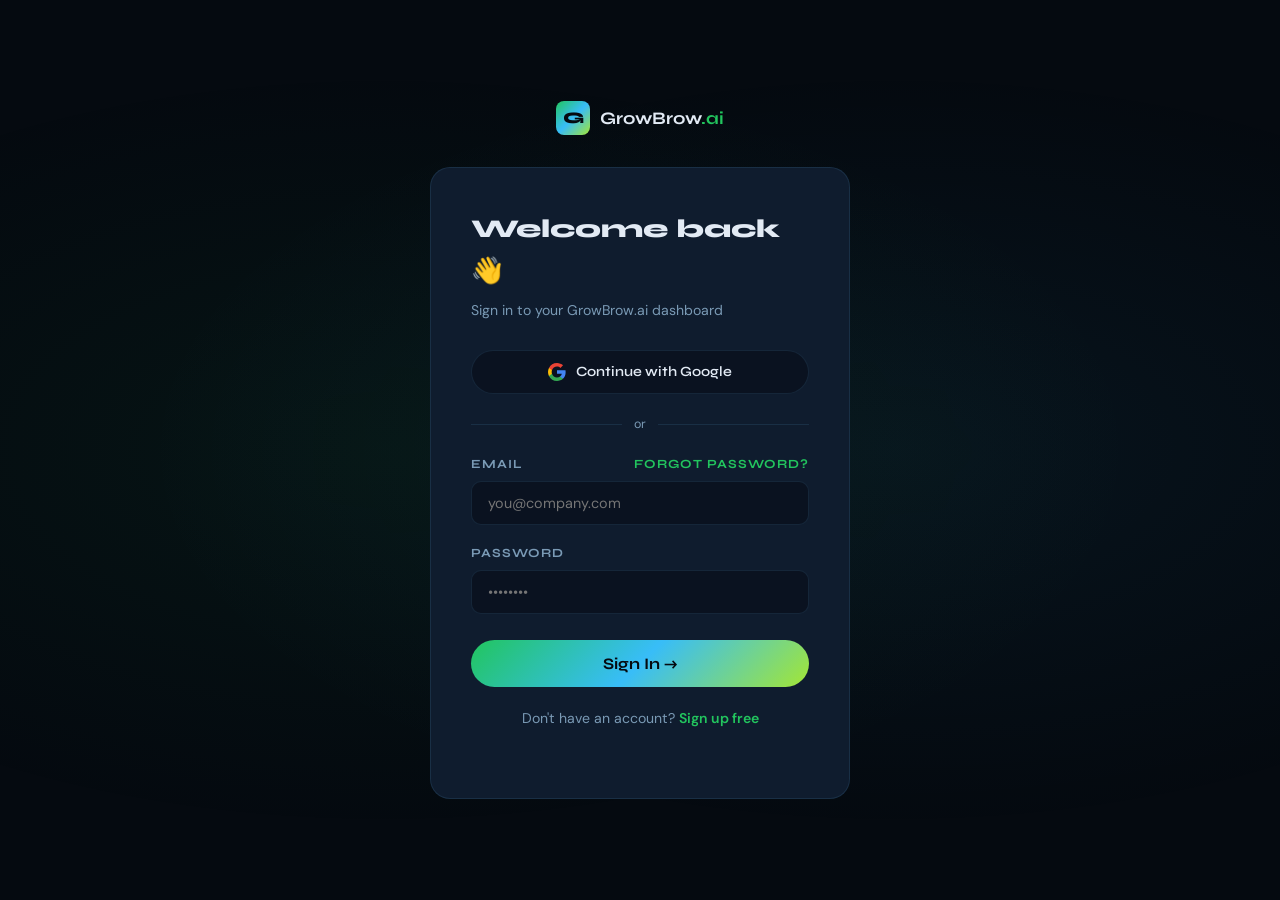
<file: pages/login.html>
<!DOCTYPE html>
<html lang="en">
<head>
  <meta charset="UTF-8" /><meta name="viewport" content="width=device-width, initial-scale=1.0" />
  <title>Login — GrowBrow.ai</title>
  <link href="https://fonts.googleapis.com/css2?family=Syne:wght@400;600;700;800&family=DM+Sans:ital,opsz,wght@0,9..40,300;0,9..40,400;0,9..40,500&display=swap" rel="stylesheet" />
  <link rel="stylesheet" href="../css/style.css" />
  <style>
    body { display:flex; align-items:center; justify-content:center; min-height:100vh; padding:40px 24px; }
    body::before { content:''; position:fixed; inset:0; background: radial-gradient(ellipse at 30% 50%, rgba(34,197,94,0.06) 0%, transparent 60%), radial-gradient(ellipse at 70% 50%, rgba(56,189,248,0.06) 0%, transparent 60%); pointer-events:none; }
    .login-wrap { width:100%; max-width:420px; position:relative; }
    .login-logo { text-align:center; margin-bottom:32px; }
    .login-box { background:var(--surface); border:1px solid var(--border); border-radius:20px; padding:40px; }
    .login-box h1 { font-family:var(--font-head); font-size:1.6rem; font-weight:800; margin-bottom:6px; }
    .login-box p { color:var(--text-muted); font-size:0.88rem; margin-bottom:28px; }
    .form-group { margin-bottom:18px; }
    label { display:block; font-size:0.78rem; font-weight:700; margin-bottom:6px; color:var(--text-muted); font-family:var(--font-head); letter-spacing:0.08em; text-transform:uppercase; }
    input[type=email], input[type=password] { width:100%; background:var(--bg2); border:1px solid var(--border); border-radius:10px; padding:12px 16px; color:var(--text); font-family:var(--font-body); font-size:0.9rem; transition:border-color 0.2s, box-shadow 0.2s; outline:none; }
    input:focus { border-color:var(--green); box-shadow:0 0 0 3px rgba(34,197,94,0.1); }
    .forgot { float:right; font-size:0.78rem; color:var(--green); text-decoration:none; }
    .btn-submit { width:100%; padding:14px; background:var(--gradient); color:#050a10; font-family:var(--font-head); font-weight:700; font-size:1rem; border:none; border-radius:50px; cursor:pointer; transition:opacity 0.2s; margin-top:8px; }
    .btn-submit:hover { opacity:0.9; }
    .divider { display:flex; align-items:center; gap:12px; margin:20px 0; color:var(--text-muted); font-size:0.78rem; }
    .divider::before,.divider::after { content:''; flex:1; height:1px; background:var(--border); }
    .btn-google { width:100%; padding:12px; background:var(--bg2); border:1px solid var(--border); border-radius:50px; color:var(--text); font-family:var(--font-head); font-weight:600; font-size:0.88rem; cursor:pointer; display:flex; align-items:center; justify-content:center; gap:10px; transition:border-color 0.2s; }
    .btn-google:hover { border-color:rgba(255,255,255,0.25); }
    .auth-switch { text-align:center; margin-top:20px; font-size:0.85rem; color:var(--text-muted); }
    .auth-switch a { color:var(--green); text-decoration:none; font-weight:600; }
  </style>
</head>
<body>
<div class="login-wrap">
  <div class="login-logo">
    <a href="../index.html" class="logo" style="justify-content:center;">
      <span class="logo-mark">G</span><span class="logo-text">GrowBrow<span class="logo-ai">.ai</span></span>
    </a>
  </div>
  <div class="login-box">
    <h1>Welcome back 👋</h1>
    <p>Sign in to your GrowBrow.ai dashboard</p>

    <button class="btn-google">
      <svg width="18" height="18" viewBox="0 0 18 18"><path d="M17.64 9.2c0-.637-.057-1.251-.164-1.84H9v3.481h4.844a4.14 4.14 0 01-1.796 2.716v2.259h2.908c1.702-1.567 2.684-3.875 2.684-6.615z" fill="#4285F4"/><path d="M9 18c2.43 0 4.467-.806 5.956-2.18l-2.908-2.259c-.806.54-1.837.86-3.048.86-2.344 0-4.328-1.584-5.036-3.711H.957v2.332A8.997 8.997 0 009 18z" fill="#34A853"/><path d="M3.964 10.71A5.41 5.41 0 013.682 9c0-.593.102-1.17.282-1.71V4.958H.957A8.996 8.996 0 000 9c0 1.452.348 2.827.957 4.042l3.007-2.332z" fill="#FBBC05"/><path d="M9 3.58c1.321 0 2.508.454 3.44 1.345l2.582-2.58C13.463.891 11.426 0 9 0A8.997 8.997 0 00.957 4.958L3.964 7.29C4.672 5.163 6.656 3.58 9 3.58z" fill="#EA4335"/></svg>
      Continue with Google
    </button>

    <div class="divider">or</div>

    <form onsubmit="handleLogin(event)">
      <div class="form-group">
        <label>Email <a href="#" class="forgot">Forgot password?</a></label>
        <input type="email" placeholder="you@company.com" required />
      </div>
      <div class="form-group">
        <label>Password</label>
        <input type="password" placeholder="••••••••" required />
      </div>
      <button type="submit" class="btn-submit">Sign In →</button>
    </form>
    <p class="auth-switch">Don't have an account? <a href="signup.html">Sign up free</a></p>
  </div>
</div>
<script>
function handleLogin(e){
  e.preventDefault();
  const btn = e.target.querySelector('.btn-submit');
  btn.textContent = '✓ Signing in...';
  setTimeout(() => { window.location.href = 'dashboard.html'; }, 1200);
}
</script>
</body>
</html>
</file>
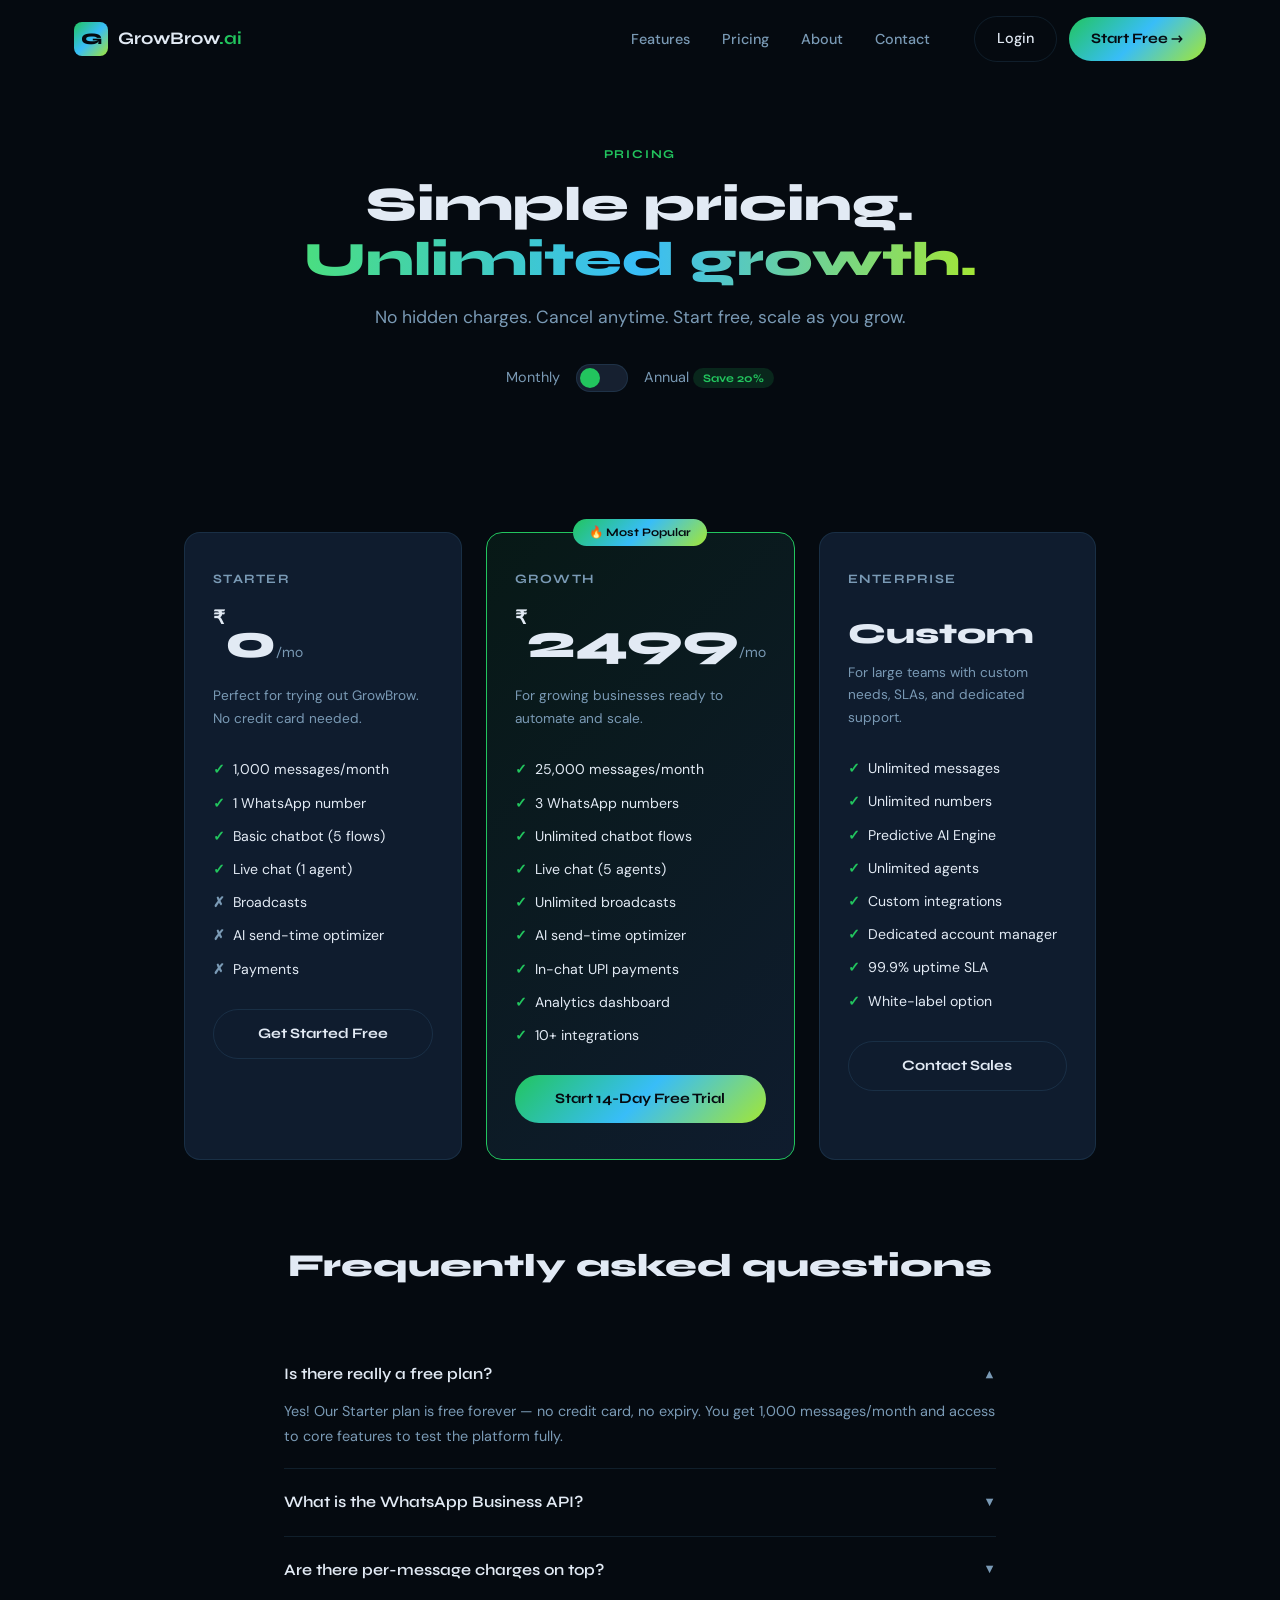
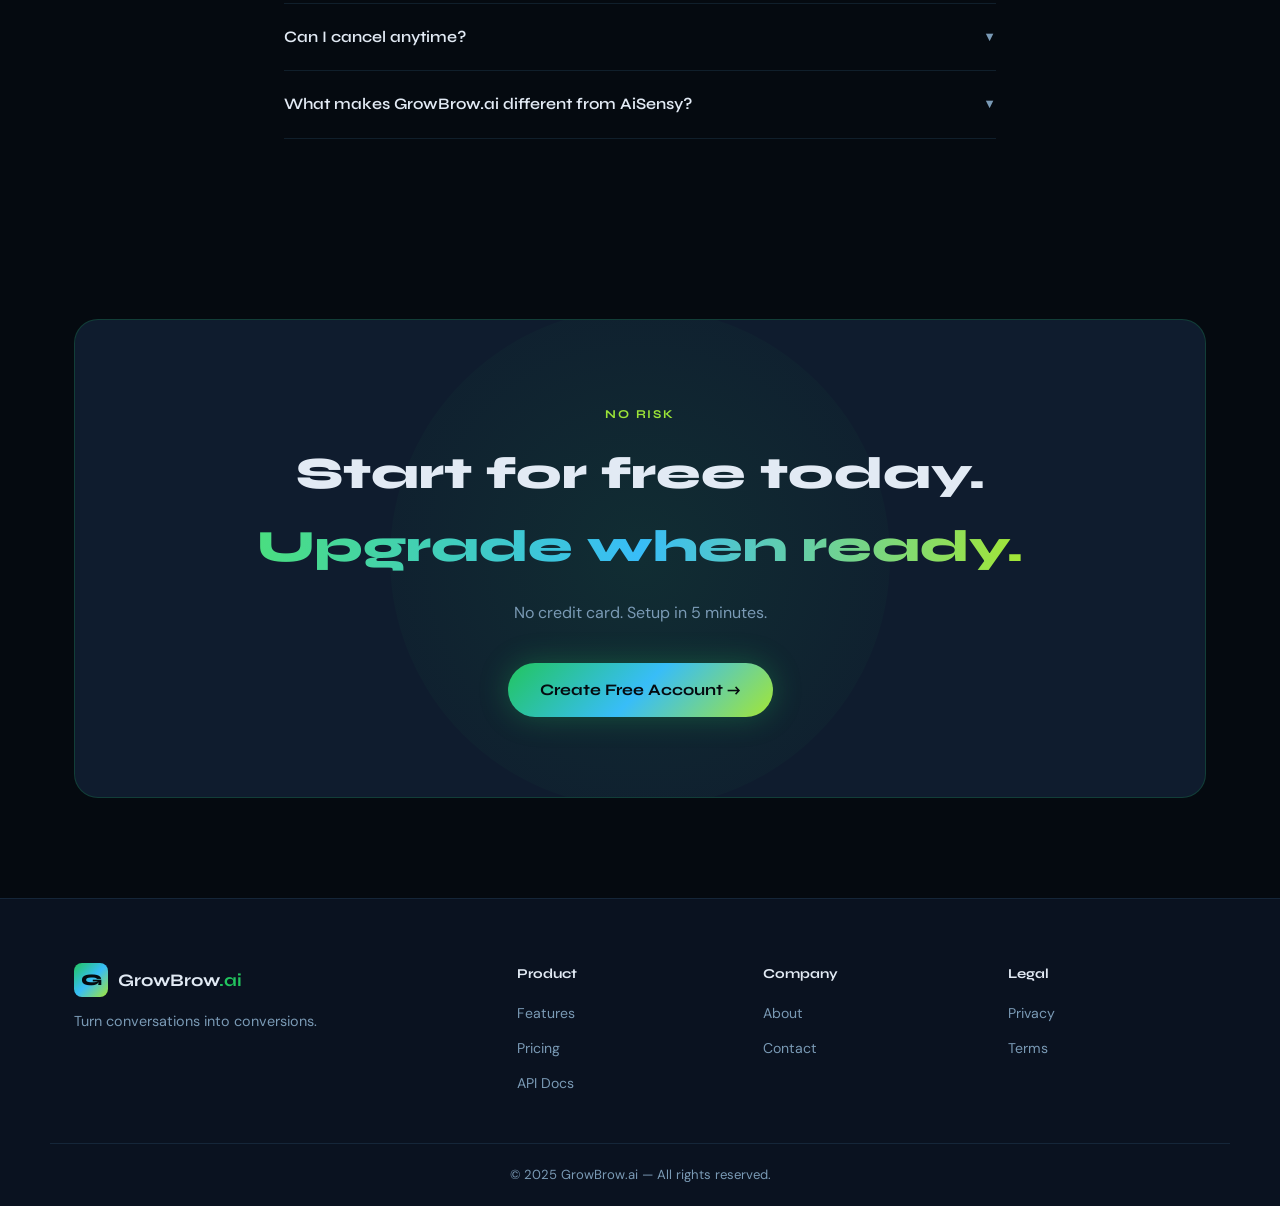
<file: pages/pricing.html>
<!DOCTYPE html>
<html lang="en">
<head>
  <meta charset="UTF-8" /><meta name="viewport" content="width=device-width, initial-scale=1.0" />
  <title>Pricing — GrowBrow.ai</title>
  <link href="https://fonts.googleapis.com/css2?family=Syne:wght@400;600;700;800&family=DM+Sans:ital,opsz,wght@0,9..40,300;0,9..40,400;0,9..40,500&display=swap" rel="stylesheet" />
  <link rel="stylesheet" href="../css/style.css" />
  <style>
    .pricing-hero { padding: 140px 24px 80px; text-align: center; }
    .toggle-wrap { display:flex; align-items:center; justify-content:center; gap:16px; margin:32px 0 60px; }
    .toggle-label { font-size:0.9rem; color:var(--text-muted); }
    .toggle { position:relative; width:52px; height:28px; }
    .toggle input { opacity:0; width:0; height:0; }
    .slider { position:absolute; cursor:pointer; inset:0; background:var(--surface2); border-radius:50px; border:1px solid var(--border); transition:0.3s; }
    .slider:before { content:''; position:absolute; width:20px; height:20px; left:3px; bottom:3px; background:var(--green); border-radius:50%; transition:0.3s; }
    input:checked + .slider { background:rgba(34,197,94,0.15); }
    input:checked + .slider:before { transform:translateX(24px); }
    .badge-save { background:rgba(34,197,94,0.15); color:var(--green); font-size:0.72rem; font-weight:700; padding:3px 10px; border-radius:50px; font-family:var(--font-head); }
    .pricing-grid { display:grid; grid-template-columns:repeat(3,1fr); gap:24px; max-width:960px; margin:0 auto; padding:0 24px; }
    .plan-card { background:var(--surface); border:1px solid var(--border); border-radius:var(--radius); padding:36px 28px; position:relative; transition:border-color 0.3s, transform 0.3s; }
    .plan-card:hover { border-color:rgba(34,197,94,0.3); transform:translateY(-4px); }
    .plan-popular { border-color:var(--green)!important; background:linear-gradient(135deg,rgba(34,197,94,0.08),var(--surface)); }
    .popular-badge { position:absolute; top:-14px; left:50%; transform:translateX(-50%); background:var(--gradient); color:#050a10; font-family:var(--font-head); font-size:0.72rem; font-weight:700; padding:4px 16px; border-radius:50px; white-space:nowrap; }
    .plan-name { font-family:var(--font-head); font-size:0.8rem; font-weight:700; letter-spacing:0.1em; text-transform:uppercase; color:var(--text-muted); margin-bottom:12px; }
    .plan-price { font-family:var(--font-head); font-size:3rem; font-weight:800; margin-bottom:4px; }
    .plan-price sup { font-size:1.2rem; vertical-align:top; margin-top:10px; }
    .plan-price .freq { font-size:0.9rem; color:var(--text-muted); font-weight:400; }
    .plan-desc { color:var(--text-muted); font-size:0.85rem; margin-bottom:28px; }
    .plan-features { list-style:none; display:flex; flex-direction:column; gap:10px; margin-bottom:28px; }
    .plan-features li { font-size:0.88rem; display:flex; gap:8px; align-items:flex-start; }
    .plan-features li::before { content:'✓'; color:var(--green); font-weight:700; flex-shrink:0; }
    .plan-features li.no::before { content:'✗'; color:var(--text-muted); }
    .plan-cta { display:block; text-align:center; padding:12px; border-radius:50px; text-decoration:none; font-family:var(--font-head); font-weight:700; font-size:0.9rem; border:1px solid var(--border); color:var(--text); transition:0.2s; }
    .plan-cta:hover { border-color:var(--green); color:var(--green); }
    .plan-cta.primary-cta { background:var(--gradient); color:#050a10; border:none; }
    .plan-cta.primary-cta:hover { opacity:0.9; }
    .faq-section { padding:80px 24px; max-width:760px; margin:0 auto; }
    .faq-title { font-family:var(--font-head); font-size:2rem; font-weight:800; text-align:center; margin-bottom:48px; }
    .faq-item { border-bottom:1px solid var(--border); padding:20px 0; }
    .faq-q { font-family:var(--font-head); font-size:1rem; font-weight:600; cursor:pointer; display:flex; justify-content:space-between; align-items:center; }
    .faq-q .icon { transition:transform 0.3s; font-size:0.8rem; color:var(--text-muted); }
    .faq-item.open .faq-q .icon { transform:rotate(180deg); }
    .faq-a { max-height:0; overflow:hidden; color:var(--text-muted); font-size:0.9rem; line-height:1.7; transition:max-height 0.3s ease, padding 0.3s; }
    .faq-item.open .faq-a { max-height:200px; padding-top:12px; }
    @media(max-width:768px){ .pricing-grid{grid-template-columns:1fr;} }
  </style>
</head>
<body>

<nav class="navbar scrolled" id="navbar">
  <div class="nav-inner">
    <a href="../index.html" class="logo"><span class="logo-mark">G</span><span class="logo-text">GrowBrow<span class="logo-ai">.ai</span></span></a>
    <ul class="nav-links" id="navLinks">
      <li><a href="../index.html#features">Features</a></li>
      <li><a href="pricing.html">Pricing</a></li>
      <li><a href="about.html">About</a></li>
      <li><a href="contact.html">Contact</a></li>
    </ul>
    <div class="nav-cta">
      <a href="login.html" class="btn-ghost">Login</a>
      <a href="signup.html" class="btn-primary">Start Free →</a>
    </div>
    <button class="hamburger" id="hamburger"><span></span><span></span><span></span></button>
  </div>
</nav>

<section class="pricing-hero">
  <p class="section-eyebrow">Pricing</p>
  <h1 class="section-title">Simple pricing.<br /><span class="gradient-text">Unlimited growth.</span></h1>
  <p class="section-sub">No hidden charges. Cancel anytime. Start free, scale as you grow.</p>
  <div class="toggle-wrap">
    <span class="toggle-label">Monthly</span>
    <label class="toggle"><input type="checkbox" id="billingToggle" /><span class="slider"></span></label>
    <span class="toggle-label">Annual <span class="badge-save">Save 20%</span></span>
  </div>
</section>

<div class="pricing-grid">
  <div class="plan-card">
    <div class="plan-name">Starter</div>
    <div class="plan-price"><sup>₹</sup><span class="price-val" data-monthly="0" data-annual="0">0</span><span class="freq">/mo</span></div>
    <p class="plan-desc">Perfect for trying out GrowBrow. No credit card needed.</p>
    <ul class="plan-features">
      <li>1,000 messages/month</li>
      <li>1 WhatsApp number</li>
      <li>Basic chatbot (5 flows)</li>
      <li>Live chat (1 agent)</li>
      <li class="no">Broadcasts</li>
      <li class="no">AI send-time optimizer</li>
      <li class="no">Payments</li>
    </ul>
    <a href="signup.html" class="plan-cta">Get Started Free</a>
  </div>

  <div class="plan-card plan-popular">
    <div class="popular-badge">🔥 Most Popular</div>
    <div class="plan-name">Growth</div>
    <div class="plan-price"><sup>₹</sup><span class="price-val" data-monthly="2499" data-annual="1999">2499</span><span class="freq">/mo</span></div>
    <p class="plan-desc">For growing businesses ready to automate and scale.</p>
    <ul class="plan-features">
      <li>25,000 messages/month</li>
      <li>3 WhatsApp numbers</li>
      <li>Unlimited chatbot flows</li>
      <li>Live chat (5 agents)</li>
      <li>Unlimited broadcasts</li>
      <li>AI send-time optimizer</li>
      <li>In-chat UPI payments</li>
      <li>Analytics dashboard</li>
      <li>10+ integrations</li>
    </ul>
    <a href="signup.html" class="plan-cta primary-cta">Start 14-Day Free Trial</a>
  </div>

  <div class="plan-card">
    <div class="plan-name">Enterprise</div>
    <div class="plan-price" style="font-size:1.8rem;padding-top:8px;">Custom</div>
    <p class="plan-desc">For large teams with custom needs, SLAs, and dedicated support.</p>
    <ul class="plan-features">
      <li>Unlimited messages</li>
      <li>Unlimited numbers</li>
      <li>Predictive AI Engine</li>
      <li>Unlimited agents</li>
      <li>Custom integrations</li>
      <li>Dedicated account manager</li>
      <li>99.9% uptime SLA</li>
      <li>White-label option</li>
    </ul>
    <a href="contact.html" class="plan-cta">Contact Sales</a>
  </div>
</div>

<section class="faq-section">
  <h2 class="faq-title">Frequently asked questions</h2>
  <div class="faq-item open">
    <div class="faq-q">Is there really a free plan? <span class="icon">▼</span></div>
    <div class="faq-a">Yes! Our Starter plan is free forever — no credit card, no expiry. You get 1,000 messages/month and access to core features to test the platform fully.</div>
  </div>
  <div class="faq-item">
    <div class="faq-q">What is the WhatsApp Business API? <span class="icon">▼</span></div>
    <div class="faq-a">The official API from Meta allows businesses to send messages at scale, build chatbots, and integrate WhatsApp into their systems. GrowBrow.ai is a Meta Business Partner, so we handle your API setup end-to-end.</div>
  </div>
  <div class="faq-item">
    <div class="faq-q">Are there per-message charges on top? <span class="icon">▼</span></div>
    <div class="faq-a">Meta charges a small per-conversation fee (typically ₹0.25–0.50 for marketing messages). Our platform fee is separate. We show you a transparent cost breakdown before you launch any campaign.</div>
  </div>
  <div class="faq-item">
    <div class="faq-q">Can I cancel anytime? <span class="icon">▼</span></div>
    <div class="faq-a">Absolutely. No lock-in. Cancel from your dashboard with one click. Annual plan refunds are prorated.</div>
  </div>
  <div class="faq-item">
    <div class="faq-q">What makes GrowBrow.ai different from AiSensy? <span class="icon">▼</span></div>
    <div class="faq-a">Our Predictive AI Engine sets us apart — it anticipates customer behavior and triggers the right message automatically. We also offer native in-chat payments, AI send-time optimization, and per-message revenue attribution that no other platform has yet.</div>
  </div>
</section>

<section class="final-cta">
  <div class="container">
    <div class="cta-box">
      <div class="cta-blob"></div>
      <p class="section-eyebrow" style="color:#a3e635">No Risk</p>
      <h2>Start for free today.<br /><span class="gradient-text">Upgrade when ready.</span></h2>
      <p class="cta-sub">No credit card. Setup in 5 minutes.</p>
      <div class="cta-actions">
        <a href="signup.html" class="btn-hero-primary">Create Free Account →</a>
      </div>
    </div>
  </div>
</section>

<footer class="footer">
  <div class="container footer-inner">
    <div class="footer-brand">
      <a href="../index.html" class="logo"><span class="logo-mark">G</span><span class="logo-text">GrowBrow<span class="logo-ai">.ai</span></span></a>
      <p>Turn conversations into conversions.</p>
    </div>
    <div class="footer-col"><h4>Product</h4><a href="../index.html#features">Features</a><a href="pricing.html">Pricing</a><a href="#">API Docs</a></div>
    <div class="footer-col"><h4>Company</h4><a href="about.html">About</a><a href="contact.html">Contact</a></div>
    <div class="footer-col"><h4>Legal</h4><a href="#">Privacy</a><a href="#">Terms</a></div>
  </div>
  <div class="footer-bottom"><p>© 2025 GrowBrow.ai — All rights reserved.</p></div>
</footer>

<script src="../js/main.js"></script>
<script>
  // Billing toggle
  const toggle = document.getElementById('billingToggle');
  toggle.addEventListener('change', () => {
    const isAnnual = toggle.checked;
    document.querySelectorAll('.price-val').forEach(el => {
      const val = isAnnual ? el.dataset.annual : el.dataset.monthly;
      if (val === '0') el.textContent = '0';
      else el.textContent = parseInt(val).toLocaleString('en-IN');
    });
  });

  // FAQ accordion
  document.querySelectorAll('.faq-q').forEach(q => {
    q.addEventListener('click', () => {
      const item = q.parentElement;
      item.classList.toggle('open');
    });
  });
</script>
</body>
</html>
</file>
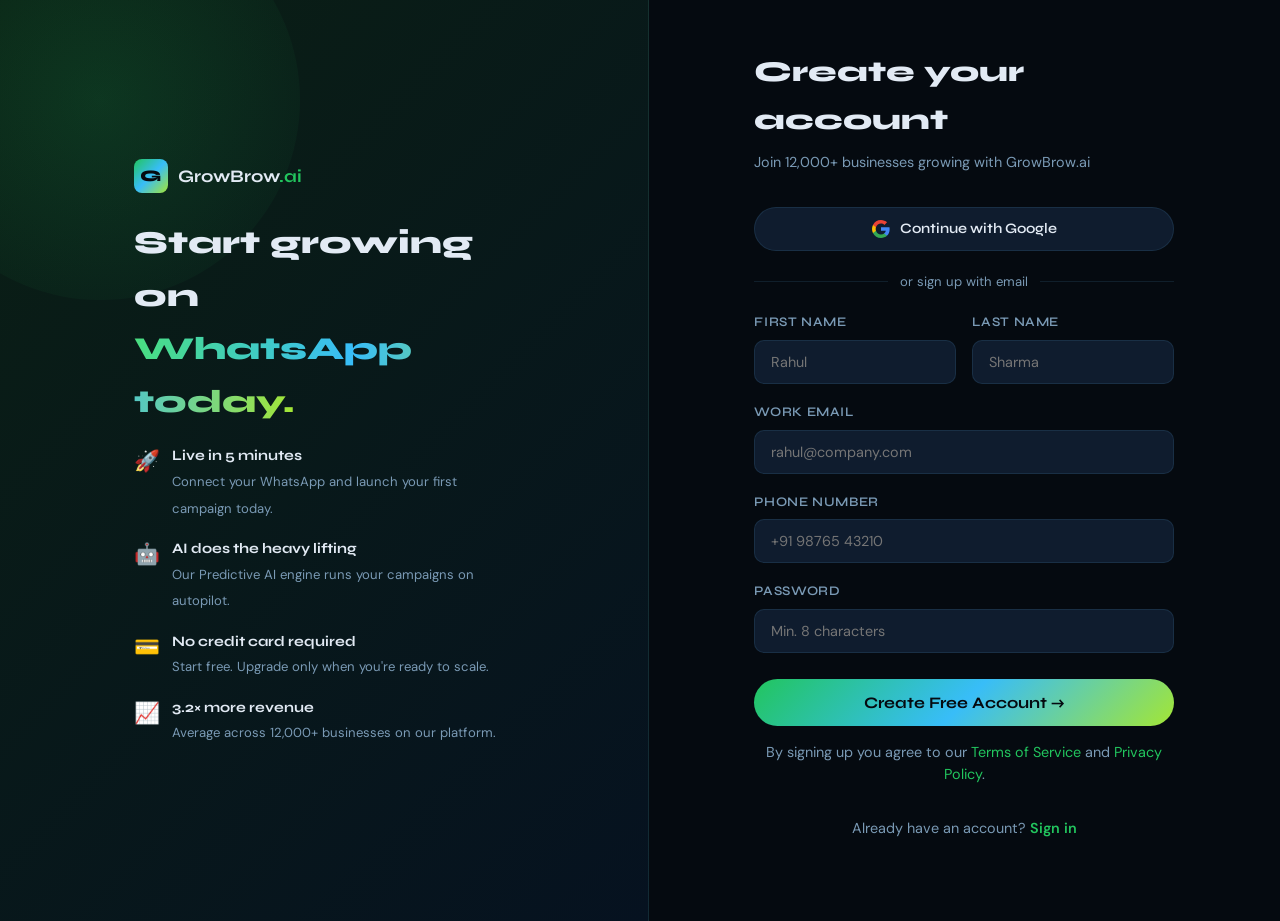
<file: pages/signup.html>
<!DOCTYPE html>
<html lang="en">
<head>
  <meta charset="UTF-8" /><meta name="viewport" content="width=device-width, initial-scale=1.0" />
  <title>Sign Up — GrowBrow.ai</title>
  <link href="https://fonts.googleapis.com/css2?family=Syne:wght@400;600;700;800&family=DM+Sans:ital,opsz,wght@0,9..40,300;0,9..40,400;0,9..40,500&display=swap" rel="stylesheet" />
  <link rel="stylesheet" href="../css/style.css" />
  <style>
    body { display:flex; min-height:100vh; }
    .auth-left {
      flex: 1; background: linear-gradient(135deg, #0a1f14, #061220);
      display:flex; align-items:center; justify-content:center; flex-direction:column;
      padding:48px; position:relative; overflow:hidden;
      border-right: 1px solid var(--border);
    }
    .auth-left::before {
      content:''; position:absolute; width:400px; height:400px; border-radius:50%;
      background: radial-gradient(circle, rgba(34,197,94,0.15), transparent);
      top:-100px; left:-100px;
    }
    .auth-left-content { position:relative; z-index:1; max-width:380px; }
    .auth-left h2 { font-family:var(--font-head); font-size:2rem; font-weight:800; margin:24px 0 16px; }
    .auth-perk { display:flex; gap:12px; align-items:flex-start; margin-bottom:16px; }
    .auth-perk-icon { font-size:1.3rem; flex-shrink:0; }
    .auth-perk-text strong { display:block; font-family:var(--font-head); font-size:0.9rem; }
    .auth-perk-text span { font-size:0.82rem; color:var(--text-muted); }
    .auth-right {
      flex: 1; display:flex; align-items:center; justify-content:center;
      padding:48px 40px;
    }
    .auth-form-wrap { width:100%; max-width:420px; }
    .auth-form-wrap h1 { font-family:var(--font-head); font-size:1.8rem; font-weight:800; margin-bottom:8px; }
    .auth-form-wrap p { color:var(--text-muted); font-size:0.9rem; margin-bottom:32px; }
    .form-group { margin-bottom:18px; }
    .form-row { display:grid; grid-template-columns:1fr 1fr; gap:16px; }
    label { display:block; font-size:0.82rem; font-weight:600; margin-bottom:6px; color:var(--text-muted); font-family:var(--font-head); letter-spacing:0.05em; text-transform:uppercase; }
    input[type=text], input[type=email], input[type=password], input[type=tel] {
      width:100%; background:var(--surface); border:1px solid var(--border); border-radius:10px;
      padding:12px 16px; color:var(--text); font-family:var(--font-body); font-size:0.9rem;
      transition:border-color 0.2s, box-shadow 0.2s;
      outline:none;
    }
    input:focus { border-color:var(--green); box-shadow:0 0 0 3px rgba(34,197,94,0.1); }
    .btn-submit { width:100%; padding:14px; background:var(--gradient); color:#050a10; font-family:var(--font-head); font-weight:700; font-size:1rem; border:none; border-radius:50px; cursor:pointer; transition:opacity 0.2s, transform 0.2s; margin-top:8px; }
    .btn-submit:hover { opacity:0.9; transform:translateY(-1px); }
    .divider { display:flex; align-items:center; gap:12px; margin:20px 0; color:var(--text-muted); font-size:0.82rem; }
    .divider::before, .divider::after { content:''; flex:1; height:1px; background:var(--border); }
    .btn-google { width:100%; padding:12px; background:var(--surface); border:1px solid var(--border); border-radius:50px; color:var(--text); font-family:var(--font-head); font-weight:600; font-size:0.9rem; cursor:pointer; display:flex; align-items:center; justify-content:center; gap:10px; transition:border-color 0.2s; }
    .btn-google:hover { border-color:rgba(255,255,255,0.3); }
    .auth-switch { text-align:center; margin-top:20px; font-size:0.88rem; color:var(--text-muted); }
    .auth-switch a { color:var(--green); text-decoration:none; font-weight:600; }
    .terms-note { font-size:0.75rem; color:var(--text-muted); text-align:center; margin-top:16px; line-height:1.5; }
    .terms-note a { color:var(--green); text-decoration:none; }
    @media(max-width:768px){ .auth-left{display:none;} body{display:block;} .auth-right{min-height:100vh;} }
  </style>
</head>
<body>

<div class="auth-left">
  <div class="auth-left-content">
    <a href="../index.html" class="logo"><span class="logo-mark">G</span><span class="logo-text">GrowBrow<span class="logo-ai">.ai</span></span></a>
    <h2>Start growing on<br /><span class="gradient-text">WhatsApp today.</span></h2>
    <div class="auth-perk">
      <span class="auth-perk-icon">🚀</span>
      <div class="auth-perk-text">
        <strong>Live in 5 minutes</strong>
        <span>Connect your WhatsApp and launch your first campaign today.</span>
      </div>
    </div>
    <div class="auth-perk">
      <span class="auth-perk-icon">🤖</span>
      <div class="auth-perk-text">
        <strong>AI does the heavy lifting</strong>
        <span>Our Predictive AI engine runs your campaigns on autopilot.</span>
      </div>
    </div>
    <div class="auth-perk">
      <span class="auth-perk-icon">💳</span>
      <div class="auth-perk-text">
        <strong>No credit card required</strong>
        <span>Start free. Upgrade only when you're ready to scale.</span>
      </div>
    </div>
    <div class="auth-perk">
      <span class="auth-perk-icon">📈</span>
      <div class="auth-perk-text">
        <strong>3.2× more revenue</strong>
        <span>Average across 12,000+ businesses on our platform.</span>
      </div>
    </div>
  </div>
</div>

<div class="auth-right">
  <div class="auth-form-wrap">
    <h1>Create your account</h1>
    <p>Join 12,000+ businesses growing with GrowBrow.ai</p>

    <button class="btn-google">
      <svg width="18" height="18" viewBox="0 0 18 18"><path d="M17.64 9.2c0-.637-.057-1.251-.164-1.84H9v3.481h4.844a4.14 4.14 0 01-1.796 2.716v2.259h2.908c1.702-1.567 2.684-3.875 2.684-6.615z" fill="#4285F4"/><path d="M9 18c2.43 0 4.467-.806 5.956-2.18l-2.908-2.259c-.806.54-1.837.86-3.048.86-2.344 0-4.328-1.584-5.036-3.711H.957v2.332A8.997 8.997 0 009 18z" fill="#34A853"/><path d="M3.964 10.71A5.41 5.41 0 013.682 9c0-.593.102-1.17.282-1.71V4.958H.957A8.996 8.996 0 000 9c0 1.452.348 2.827.957 4.042l3.007-2.332z" fill="#FBBC05"/><path d="M9 3.58c1.321 0 2.508.454 3.44 1.345l2.582-2.58C13.463.891 11.426 0 9 0A8.997 8.997 0 00.957 4.958L3.964 7.29C4.672 5.163 6.656 3.58 9 3.58z" fill="#EA4335"/></svg>
      Continue with Google
    </button>

    <div class="divider">or sign up with email</div>

    <form id="signupForm" onsubmit="handleSignup(event)">
      <div class="form-row">
        <div class="form-group"><label>First Name</label><input type="text" placeholder="Rahul" required /></div>
        <div class="form-group"><label>Last Name</label><input type="text" placeholder="Sharma" required /></div>
      </div>
      <div class="form-group"><label>Work Email</label><input type="email" placeholder="rahul@company.com" required /></div>
      <div class="form-group"><label>Phone Number</label><input type="tel" placeholder="+91 98765 43210" /></div>
      <div class="form-group"><label>Password</label><input type="password" placeholder="Min. 8 characters" required minlength="8" /></div>
      <button type="submit" class="btn-submit">Create Free Account →</button>
    </form>

    <p class="terms-note">By signing up you agree to our <a href="#">Terms of Service</a> and <a href="#">Privacy Policy</a>.</p>
    <p class="auth-switch">Already have an account? <a href="login.html">Sign in</a></p>
  </div>
</div>

<script>
function handleSignup(e) {
  e.preventDefault();
  const btn = e.target.querySelector('.btn-submit');
  btn.textContent = '✓ Account Created! Redirecting...';
  btn.style.background = 'linear-gradient(90deg, #22c55e, #16a34a)';
  setTimeout(() => { window.location.href = 'dashboard.html'; }, 1500);
}
</script>
</body>
</html>
</file>
<file: css/style.css>
/* ─── GrowBrow.ai ─ Global Styles ─── */

:root {
  --bg: #050a10;
  --bg2: #0a1220;
  --surface: #0f1c2e;
  --surface2: #162030;
  --border: rgba(99,179,237,0.12);
  --green: #22c55e;
  --green-bright: #4ade80;
  --lime: #a3e635;
  --blue: #38bdf8;
  --text: #e2eaf4;
  --text-muted: #7a9ab5;
  --gradient: linear-gradient(135deg, #22c55e 0%, #38bdf8 50%, #a3e635 100%);
  --gradient-text: linear-gradient(90deg, #4ade80, #38bdf8, #a3e635);
  --font-head: 'Syne', sans-serif;
  --font-body: 'DM Sans', sans-serif;
  --radius: 16px;
  --shadow: 0 8px 40px rgba(0,0,0,0.4);
}

*, *::before, *::after { box-sizing: border-box; margin: 0; padding: 0; }

html { scroll-behavior: smooth; }

body {
  font-family: var(--font-body);
  background: var(--bg);
  color: var(--text);
  overflow-x: hidden;
  line-height: 1.65;
}

/* ─── UTILS ─── */
.container { max-width: 1180px; margin: 0 auto; padding: 0 24px; }

.gradient-text {
  background: var(--gradient-text);
  -webkit-background-clip: text;
  -webkit-text-fill-color: transparent;
  background-clip: text;
}

.section-eyebrow {
  display: inline-block;
  font-family: var(--font-head);
  font-size: 0.75rem;
  font-weight: 700;
  letter-spacing: 0.15em;
  text-transform: uppercase;
  color: var(--green);
  margin-bottom: 12px;
}

.section-title {
  font-family: var(--font-head);
  font-size: clamp(2rem, 4vw, 3rem);
  font-weight: 800;
  line-height: 1.15;
  margin-bottom: 16px;
}

.section-sub {
  font-size: 1.1rem;
  color: var(--text-muted);
  max-width: 560px;
  margin: 0 auto;
}

.section-header { text-align: center; margin-bottom: 64px; }

/* ─── BUTTONS ─── */
.btn-primary {
  background: var(--gradient);
  color: #050a10;
  font-family: var(--font-head);
  font-weight: 700;
  font-size: 0.9rem;
  padding: 10px 22px;
  border-radius: 50px;
  text-decoration: none;
  border: none;
  cursor: pointer;
  transition: opacity 0.2s, transform 0.2s;
}
.btn-primary:hover { opacity: 0.9; transform: translateY(-1px); }

.btn-ghost {
  color: var(--text);
  font-weight: 500;
  font-size: 0.9rem;
  padding: 10px 22px;
  border-radius: 50px;
  text-decoration: none;
  border: 1px solid var(--border);
  transition: border-color 0.2s, color 0.2s;
}
.btn-ghost:hover { border-color: var(--green); color: var(--green); }

.btn-hero-primary {
  display: inline-flex;
  align-items: center;
  gap: 8px;
  background: var(--gradient);
  color: #050a10;
  font-family: var(--font-head);
  font-weight: 700;
  font-size: 1rem;
  padding: 14px 32px;
  border-radius: 50px;
  text-decoration: none;
  transition: transform 0.2s, box-shadow 0.2s;
  box-shadow: 0 0 30px rgba(34,197,94,0.3);
}
.btn-hero-primary:hover {
  transform: translateY(-2px);
  box-shadow: 0 0 50px rgba(34,197,94,0.5);
}

.btn-hero-ghost {
  display: inline-flex;
  align-items: center;
  gap: 10px;
  color: var(--text);
  font-size: 1rem;
  font-weight: 500;
  text-decoration: none;
  padding: 14px 24px;
  border-radius: 50px;
  border: 1px solid var(--border);
  transition: border-color 0.2s;
}
.btn-hero-ghost:hover { border-color: var(--blue); color: var(--blue); }

.play-icon {
  width: 30px; height: 30px;
  background: rgba(255,255,255,0.08);
  border-radius: 50%;
  display: inline-flex;
  align-items: center; justify-content: center;
  font-size: 0.65rem;
}

/* ─── NAVBAR ─── */
.navbar {
  position: fixed; top: 0; left: 0; right: 0; z-index: 999;
  padding: 16px 0;
  transition: background 0.3s, box-shadow 0.3s;
}
.navbar.scrolled {
  background: rgba(5,10,16,0.85);
  backdrop-filter: blur(16px);
  box-shadow: 0 1px 0 var(--border);
}
.nav-inner {
  max-width: 1180px; margin: 0 auto; padding: 0 24px;
  display: flex; align-items: center; gap: 32px;
}
.logo { display: flex; align-items: center; gap: 10px; text-decoration: none; }
.logo-mark {
  width: 34px; height: 34px;
  background: var(--gradient);
  border-radius: 8px;
  display: flex; align-items: center; justify-content: center;
  font-family: var(--font-head);
  font-weight: 800;
  font-size: 1rem;
  color: #050a10;
}
.logo-text {
  font-family: var(--font-head);
  font-weight: 700;
  font-size: 1.1rem;
  color: var(--text);
}
.logo-ai { color: var(--green); }
.nav-links {
  list-style: none;
  display: flex;
  gap: 32px;
  margin-left: auto;
}
.nav-links a {
  text-decoration: none;
  color: var(--text-muted);
  font-size: 0.9rem;
  font-weight: 500;
  transition: color 0.2s;
}
.nav-links a:hover { color: var(--text); }
.nav-cta { display: flex; align-items: center; gap: 12px; margin-left: 12px; }
.hamburger { display: none; flex-direction: column; gap: 5px; background: none; border: none; cursor: pointer; padding: 4px; }
.hamburger span { width: 22px; height: 2px; background: var(--text); border-radius: 2px; transition: 0.3s; display: block; }

/* ─── HERO ─── */
.hero {
  position: relative;
  min-height: 100vh;
  display: flex;
  align-items: center;
  padding: 120px 24px 80px;
  overflow: hidden;
}
.hero-bg {
  position: absolute; inset: 0; z-index: 0;
}
.blob {
  position: absolute;
  border-radius: 50%;
  filter: blur(100px);
  opacity: 0.15;
}
.blob-1 {
  width: 600px; height: 600px;
  background: radial-gradient(circle, #22c55e, transparent);
  top: -100px; left: -200px;
  animation: blobFloat 8s ease-in-out infinite alternate;
}
.blob-2 {
  width: 500px; height: 500px;
  background: radial-gradient(circle, #38bdf8, transparent);
  bottom: -100px; right: 0;
  animation: blobFloat 10s ease-in-out infinite alternate-reverse;
}
@keyframes blobFloat { from { transform: translate(0,0) scale(1); } to { transform: translate(40px, 30px) scale(1.05); } }
.grid-overlay {
  position: absolute; inset: 0;
  background-image:
    linear-gradient(rgba(99,179,237,0.04) 1px, transparent 1px),
    linear-gradient(90deg, rgba(99,179,237,0.04) 1px, transparent 1px);
  background-size: 60px 60px;
}

.hero-content {
  position: relative; z-index: 1;
  max-width: 700px;
}
.hero-badge {
  display: inline-flex; align-items: center; gap: 10px;
  background: rgba(34,197,94,0.08);
  border: 1px solid rgba(34,197,94,0.25);
  padding: 6px 16px; border-radius: 50px;
  font-size: 0.8rem; color: var(--green);
  margin-bottom: 28px;
  animation: fadeUp 0.6s ease both;
}
.pulse-dot {
  width: 8px; height: 8px; border-radius: 50%;
  background: var(--green);
  animation: pulse 1.5s ease-in-out infinite;
}
@keyframes pulse {
  0%,100% { box-shadow: 0 0 0 0 rgba(34,197,94,0.4); }
  50% { box-shadow: 0 0 0 6px rgba(34,197,94,0); }
}

.hero-title {
  font-family: var(--font-head);
  font-size: clamp(2.6rem, 5.5vw, 4.2rem);
  font-weight: 800;
  line-height: 1.1;
  margin-bottom: 20px;
  animation: fadeUp 0.6s 0.1s ease both;
}
.hero-sub {
  font-size: 1.15rem;
  color: var(--text-muted);
  max-width: 540px;
  margin-bottom: 36px;
  animation: fadeUp 0.6s 0.2s ease both;
}
.hero-actions {
  display: flex; gap: 16px; flex-wrap: wrap;
  margin-bottom: 48px;
  animation: fadeUp 0.6s 0.3s ease both;
}
.hero-stats {
  display: flex; align-items: center; gap: 24px;
  animation: fadeUp 0.6s 0.4s ease both;
}
.stat { display: flex; flex-direction: column; }
.stat-num { font-family: var(--font-head); font-size: 2rem; font-weight: 800; color: var(--text); }
.stat-label { font-size: 0.8rem; color: var(--text-muted); }
.stat-divider { width: 1px; height: 40px; background: var(--border); }

/* ─── PHONE MOCKUP ─── */
.hero-mockup {
  position: absolute;
  right: -40px;
  top: 50%;
  transform: translateY(-50%);
  z-index: 1;
  animation: fadeRight 0.8s 0.5s ease both;
}
@keyframes fadeRight { from { opacity:0; transform: translateY(-50%) translateX(60px); } to { opacity:1; transform: translateY(-50%) translateX(0); } }

.phone-frame {
  width: 280px;
  background: #0d1f33;
  border-radius: 36px;
  padding: 14px;
  box-shadow: 0 30px 80px rgba(0,0,0,0.6), 0 0 0 1px rgba(99,179,237,0.15);
}
.phone-screen {
  background: #f0f0f0;
  border-radius: 24px;
  overflow: hidden;
}
.chat-header {
  background: #075e54;
  padding: 12px 14px;
  display: flex;
  align-items: center;
  gap: 10px;
}
.chat-avatar { font-size: 1.5rem; width: 36px; height: 36px; background: rgba(255,255,255,0.15); border-radius: 50%; display: flex; align-items: center; justify-content: center; }
.chat-name { color: #fff; font-size: 0.85rem; font-weight: 600; font-family: var(--font-head); }
.chat-status { color: #a8d5b5; font-size: 0.7rem; }
.chat-body { padding: 12px 10px; display: flex; flex-direction: column; gap: 8px; background: #ece5dd; }
.msg {
  max-width: 85%;
  padding: 8px 12px;
  border-radius: 12px;
  font-size: 0.78rem;
  line-height: 1.4;
  opacity: 0;
  animation: msgPop 0.4s ease forwards;
  color: #1a1a1a;
}
.msg-in { background: #fff; align-self: flex-start; border-bottom-left-radius: 4px; }
.msg-out { background: #dcf8c6; align-self: flex-end; border-bottom-right-radius: 4px; }
.pay-btn {
  background: var(--green);
  color: #fff;
  text-align: center;
  padding: 10px;
  border-radius: 10px;
  font-size: 0.82rem;
  font-weight: 700;
  opacity: 0;
  animation: msgPop 0.4s ease forwards;
  cursor: pointer;
  font-family: var(--font-head);
}
@keyframes msgPop { from { opacity:0; transform: scale(0.9) translateY(6px); } to { opacity:1; transform: scale(1) translateY(0); } }

.float-card {
  position: absolute;
  background: var(--surface);
  border: 1px solid var(--border);
  border-radius: var(--radius);
  padding: 12px 16px;
  display: flex;
  align-items: center;
  gap: 10px;
  font-size: 0.8rem;
  box-shadow: var(--shadow);
  animation: floatPop 0.5s 1.5s ease both;
}
@keyframes floatPop { from { opacity:0; transform: scale(0.8); } to { opacity:1; transform: scale(1); } }
.card-1 { top: 20%; left: -110px; }
.card-2 { bottom: 18%; left: -100px; }
.fc-icon { font-size: 1.5rem; }

/* ─── LOGOS ─── */
.logos-section {
  padding: 48px 0;
  border-top: 1px solid var(--border);
  border-bottom: 1px solid var(--border);
  overflow: hidden;
}
.logos-label { text-align: center; color: var(--text-muted); font-size: 0.85rem; margin-bottom: 20px; }
.logos-track { overflow: hidden; }
.logos-inner {
  display: flex; gap: 60px;
  width: max-content;
  animation: logoScroll 20s linear infinite;
}
@keyframes logoScroll { from { transform: translateX(0); } to { transform: translateX(-50%); } }
.brand-logo {
  color: var(--text-muted);
  font-family: var(--font-head);
  font-size: 1rem;
  font-weight: 700;
  letter-spacing: 0.05em;
  white-space: nowrap;
  opacity: 0.5;
  transition: opacity 0.2s;
}
.brand-logo:hover { opacity: 1; }

/* ─── FEATURES ─── */
.features { padding: 100px 0; }
.features-grid {
  display: grid;
  grid-template-columns: repeat(3, 1fr);
  gap: 20px;
}
.feat-large { grid-column: span 2; }
.feat-card {
  background: var(--surface);
  border: 1px solid var(--border);
  border-radius: var(--radius);
  padding: 32px;
  transition: border-color 0.3s, transform 0.3s;
  position: relative;
  overflow: hidden;
}
.feat-card::before {
  content: '';
  position: absolute;
  inset: 0;
  background: linear-gradient(135deg, rgba(34,197,94,0.03), transparent);
  pointer-events: none;
}
.feat-card:hover { border-color: rgba(34,197,94,0.4); transform: translateY(-4px); }
.feat-card.feat-dark { background: #0a1f14; border-color: rgba(34,197,94,0.2); }
.feat-icon { font-size: 2rem; margin-bottom: 16px; }
.feat-card h3 { font-family: var(--font-head); font-size: 1.15rem; font-weight: 700; margin-bottom: 10px; }
.feat-card p { color: var(--text-muted); font-size: 0.9rem; line-height: 1.6; }
.feat-tag {
  display: inline-block;
  margin-top: 16px;
  font-size: 0.72rem;
  font-weight: 600;
  font-family: var(--font-head);
  color: var(--green);
  background: rgba(34,197,94,0.1);
  padding: 4px 12px;
  border-radius: 50px;
  border: 1px solid rgba(34,197,94,0.2);
}
.feat-tag-glow {
  background: rgba(163,230,53,0.12);
  color: var(--lime);
  border-color: rgba(163,230,53,0.3);
  box-shadow: 0 0 20px rgba(163,230,53,0.2);
}

/* ─── HOW IT WORKS ─── */
.how {
  padding: 100px 0;
  background: var(--bg2);
  border-top: 1px solid var(--border);
  border-bottom: 1px solid var(--border);
}
.steps {
  display: flex;
  align-items: flex-start;
  justify-content: center;
  gap: 0;
  flex-wrap: wrap;
}
.step {
  background: var(--surface);
  border: 1px solid var(--border);
  border-radius: var(--radius);
  padding: 32px;
  max-width: 280px;
  flex: 1;
  min-width: 220px;
  transition: border-color 0.3s;
}
.step:hover { border-color: rgba(56,189,248,0.4); }
.step-num {
  font-family: var(--font-head);
  font-size: 3rem;
  font-weight: 800;
  color: rgba(56,189,248,0.2);
  line-height: 1;
  margin-bottom: 16px;
}
.step h3 { font-family: var(--font-head); font-size: 1.05rem; margin-bottom: 8px; }
.step p { color: var(--text-muted); font-size: 0.88rem; }
.step-arrow { font-size: 1.5rem; color: var(--green); align-self: center; padding: 0 16px; opacity: 0.5; }

/* ─── COMPARE TABLE ─── */
.compare { padding: 100px 0; }
.table-wrap { overflow-x: auto; -webkit-overflow-scrolling: touch; }
.compare-table {
  width: 100%;
  border-collapse: collapse;
  background: var(--surface);
  border-radius: var(--radius);
  overflow: hidden;
  border: 1px solid var(--border);
}
.compare-table th, .compare-table td {
  padding: 16px 24px;
  text-align: center;
  font-size: 0.9rem;
  border-bottom: 1px solid var(--border);
}
.compare-table th {
  font-family: var(--font-head);
  font-weight: 700;
  background: var(--surface2);
  font-size: 0.85rem;
}
.compare-table td:first-child { text-align: left; color: var(--text-muted); }
.col-us { background: rgba(34,197,94,0.06); }
.compare-table th.col-us { color: var(--green-bright); border-bottom: 2px solid var(--green); }
.tick { color: var(--green-bright); font-weight: 600; }
.cross { color: var(--text-muted); opacity: 0.6; }
.compare-table tr:last-child td { border-bottom: none; }
.compare-table tr:hover td { background: rgba(255,255,255,0.02); }

/* ─── TESTIMONIALS ─── */
.testimonials { padding: 100px 0; background: var(--bg2); border-top: 1px solid var(--border); }
.testi-grid { display: grid; grid-template-columns: repeat(3, 1fr); gap: 24px; }
.testi-card {
  background: var(--surface);
  border: 1px solid var(--border);
  border-radius: var(--radius);
  padding: 28px;
  transition: transform 0.3s;
}
.testi-card:hover { transform: translateY(-4px); }
.testi-card.testi-featured {
  border-color: rgba(34,197,94,0.4);
  background: linear-gradient(135deg, rgba(34,197,94,0.06), var(--surface));
}
.testi-stars { color: #fbbf24; font-size: 0.9rem; margin-bottom: 14px; }
.testi-card p { color: var(--text-muted); font-size: 0.9rem; font-style: italic; line-height: 1.7; margin-bottom: 20px; }
.testi-author { display: flex; align-items: center; gap: 12px; }
.testi-avatar {
  width: 40px; height: 40px; border-radius: 50%;
  background: var(--gradient);
  display: flex; align-items: center; justify-content: center;
  font-size: 0.75rem; font-weight: 700; color: #050a10;
  font-family: var(--font-head);
  flex-shrink: 0;
}
.testi-author strong { display: block; font-size: 0.88rem; }
.testi-author small { color: var(--text-muted); font-size: 0.78rem; }

/* ─── FINAL CTA ─── */
.final-cta { padding: 100px 0; }
.cta-box {
  background: var(--surface);
  border: 1px solid rgba(34,197,94,0.2);
  border-radius: 24px;
  padding: 80px 40px;
  text-align: center;
  position: relative;
  overflow: hidden;
}
.cta-blob {
  position: absolute;
  width: 500px; height: 500px;
  background: radial-gradient(circle, rgba(34,197,94,0.1), transparent);
  border-radius: 50%;
  top: 50%; left: 50%; transform: translate(-50%, -50%);
  pointer-events: none;
}
.cta-box h2 { font-family: var(--font-head); font-size: clamp(1.8rem, 3.5vw, 2.8rem); font-weight: 800; margin-bottom: 16px; position: relative; }
.cta-sub { color: var(--text-muted); font-size: 1rem; margin-bottom: 36px; position: relative; }
.cta-actions { display: flex; gap: 16px; justify-content: center; flex-wrap: wrap; position: relative; }

/* ─── FOOTER ─── */
.footer { background: var(--bg2); border-top: 1px solid var(--border); padding: 64px 0 0; }
.footer-inner { display: grid; grid-template-columns: 2fr 1fr 1fr 1fr; gap: 48px; padding-bottom: 48px; }
.footer-brand p { color: var(--text-muted); font-size: 0.9rem; margin-top: 12px; line-height: 1.7; }
.social-links { display: flex; gap: 12px; margin-top: 20px; }
.social-links a {
  width: 36px; height: 36px;
  border: 1px solid var(--border);
  border-radius: 8px;
  display: flex; align-items: center; justify-content: center;
  text-decoration: none;
  color: var(--text-muted);
  font-size: 0.85rem;
  transition: border-color 0.2s, color 0.2s;
}
.social-links a:hover { border-color: var(--green); color: var(--green); }
.footer-col { display: flex; flex-direction: column; gap: 12px; }
.footer-col h4 { font-family: var(--font-head); font-size: 0.85rem; font-weight: 700; margin-bottom: 4px; }
.footer-col a { text-decoration: none; color: var(--text-muted); font-size: 0.88rem; transition: color 0.2s; }
.footer-col a:hover { color: var(--green); }
.footer-bottom {
  border-top: 1px solid var(--border);
  padding: 20px 24px;
  text-align: center;
  max-width: 1180px;
  margin: 0 auto;
}
.footer-bottom p { color: var(--text-muted); font-size: 0.82rem; }

/* ─── ANIMATIONS ─── */
@keyframes fadeUp {
  from { opacity:0; transform: translateY(30px); }
  to   { opacity:1; transform: translateY(0); }
}

/* ─── REVEAL ON SCROLL ─── */
.reveal { opacity: 0; transform: translateY(40px); transition: opacity 0.6s ease, transform 0.6s ease; }
.reveal.visible { opacity: 1; transform: translateY(0); }

/* ─── RESPONSIVE ─── */
@media (max-width: 1024px) {
  .hero-mockup { display: none; }
  .features-grid { grid-template-columns: repeat(2, 1fr); }
  .feat-large { grid-column: span 2; }
  .footer-inner { grid-template-columns: 1fr 1fr; }
}
@media (max-width: 768px) {
  .nav-links, .nav-cta { display: none; }
  .hamburger { display: flex; margin-left: auto; }
  .nav-links.open {
    display: flex; flex-direction: column;
    position: fixed; top: 64px; left: 0; right: 0;
    background: rgba(5,10,16,0.97);
    backdrop-filter: blur(16px);
    padding: 24px;
    gap: 16px;
    border-bottom: 1px solid var(--border);
  }
  .nav-links.open + .nav-cta { display: none; }
  .features-grid { grid-template-columns: 1fr; }
  .feat-large { grid-column: span 1; }
  .testi-grid { grid-template-columns: 1fr; }
  .steps { flex-direction: column; align-items: center; }
  .step-arrow { transform: rotate(90deg); }
  .footer-inner { grid-template-columns: 1fr 1fr; }
  .hero-stats { gap: 16px; }
  .stat-num { font-size: 1.5rem; }
}
@media (max-width: 480px) {
  .hero-title { font-size: 2rem; }
  .hero-actions { flex-direction: column; }
  .footer-inner { grid-template-columns: 1fr; }
}
</file>
